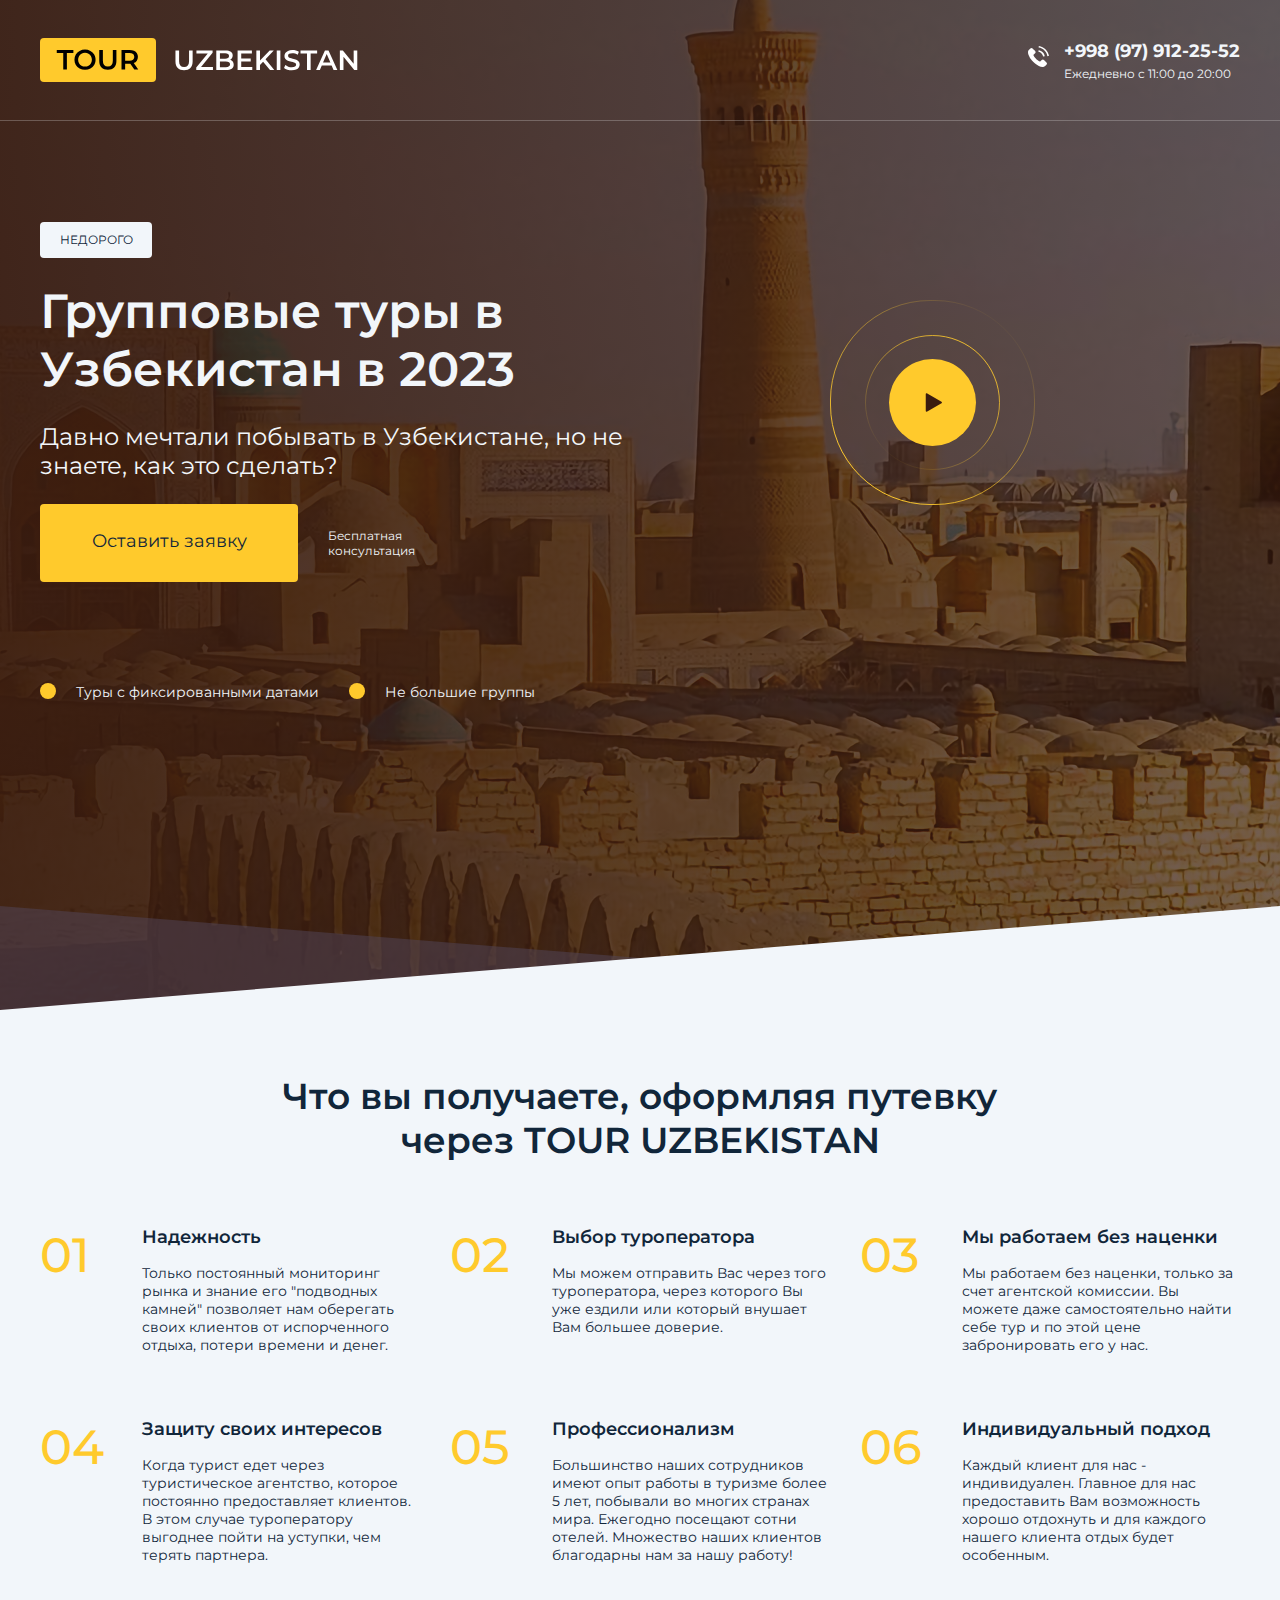
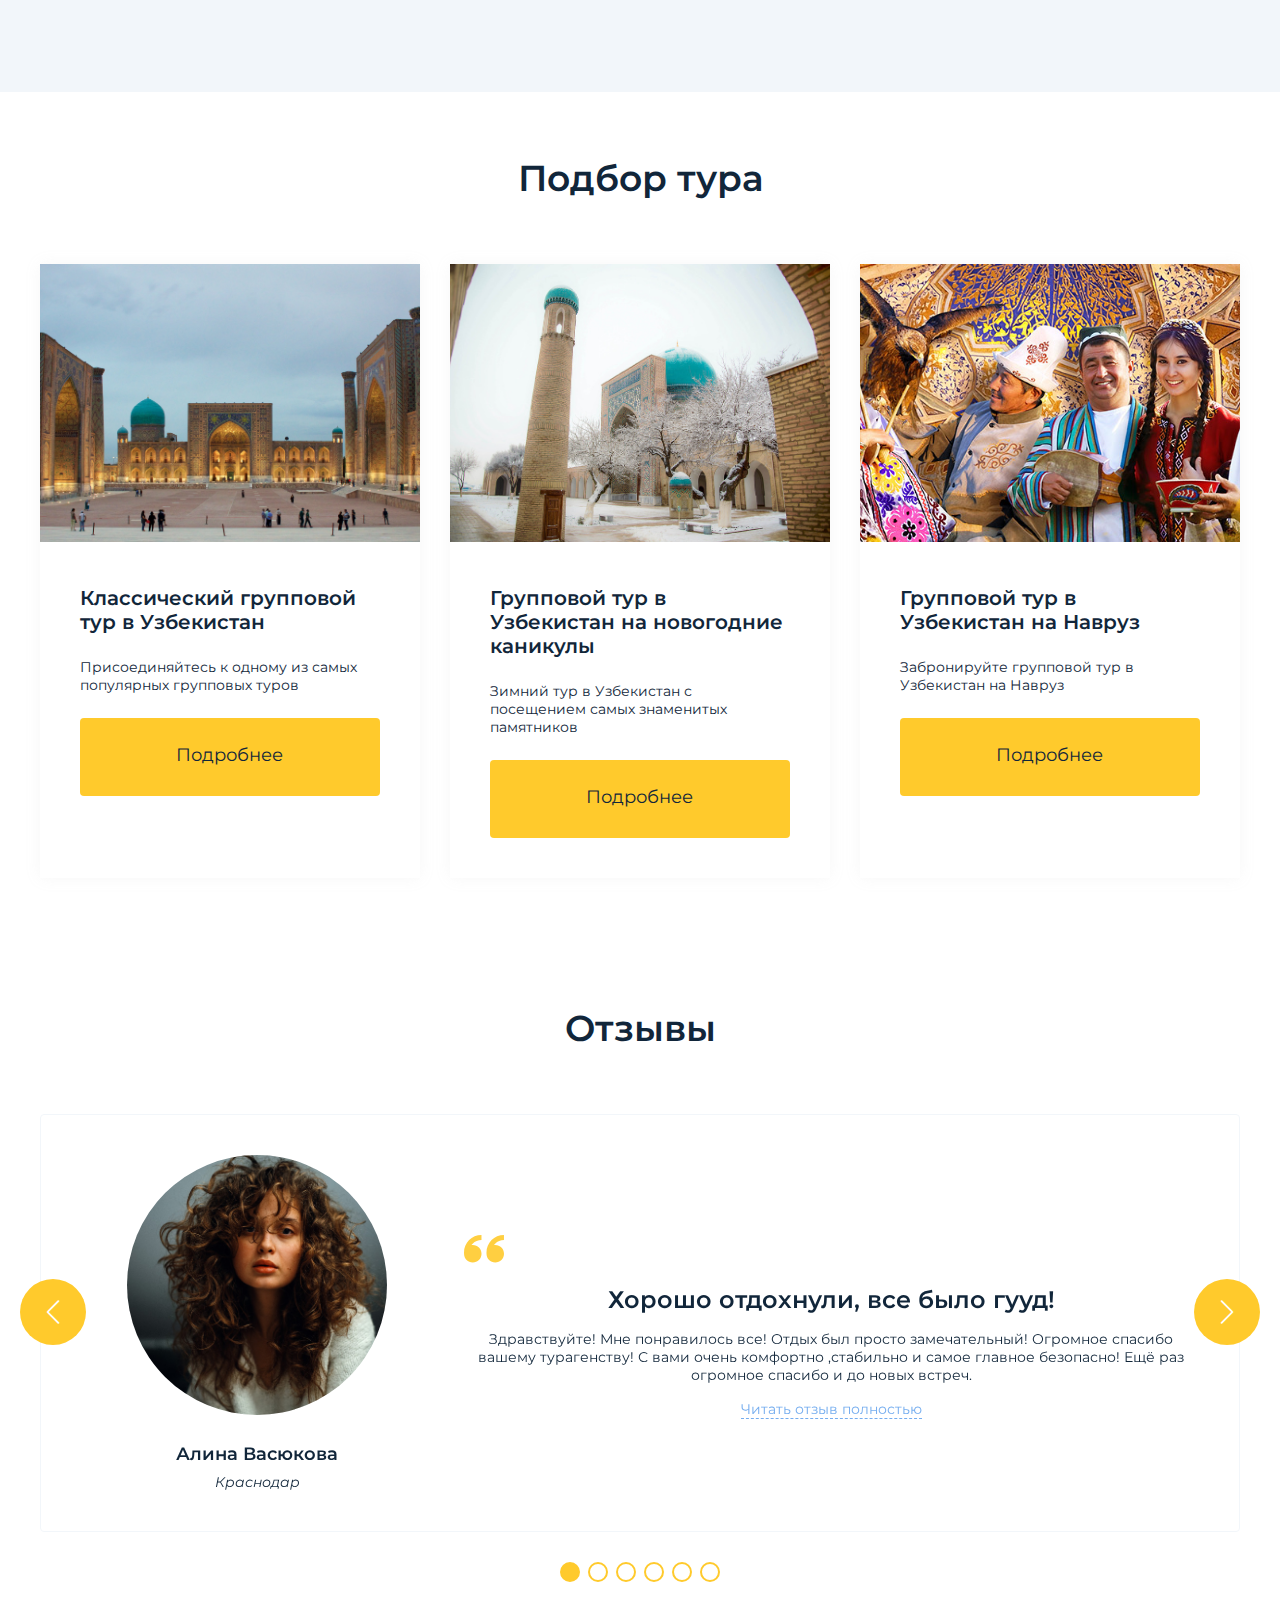
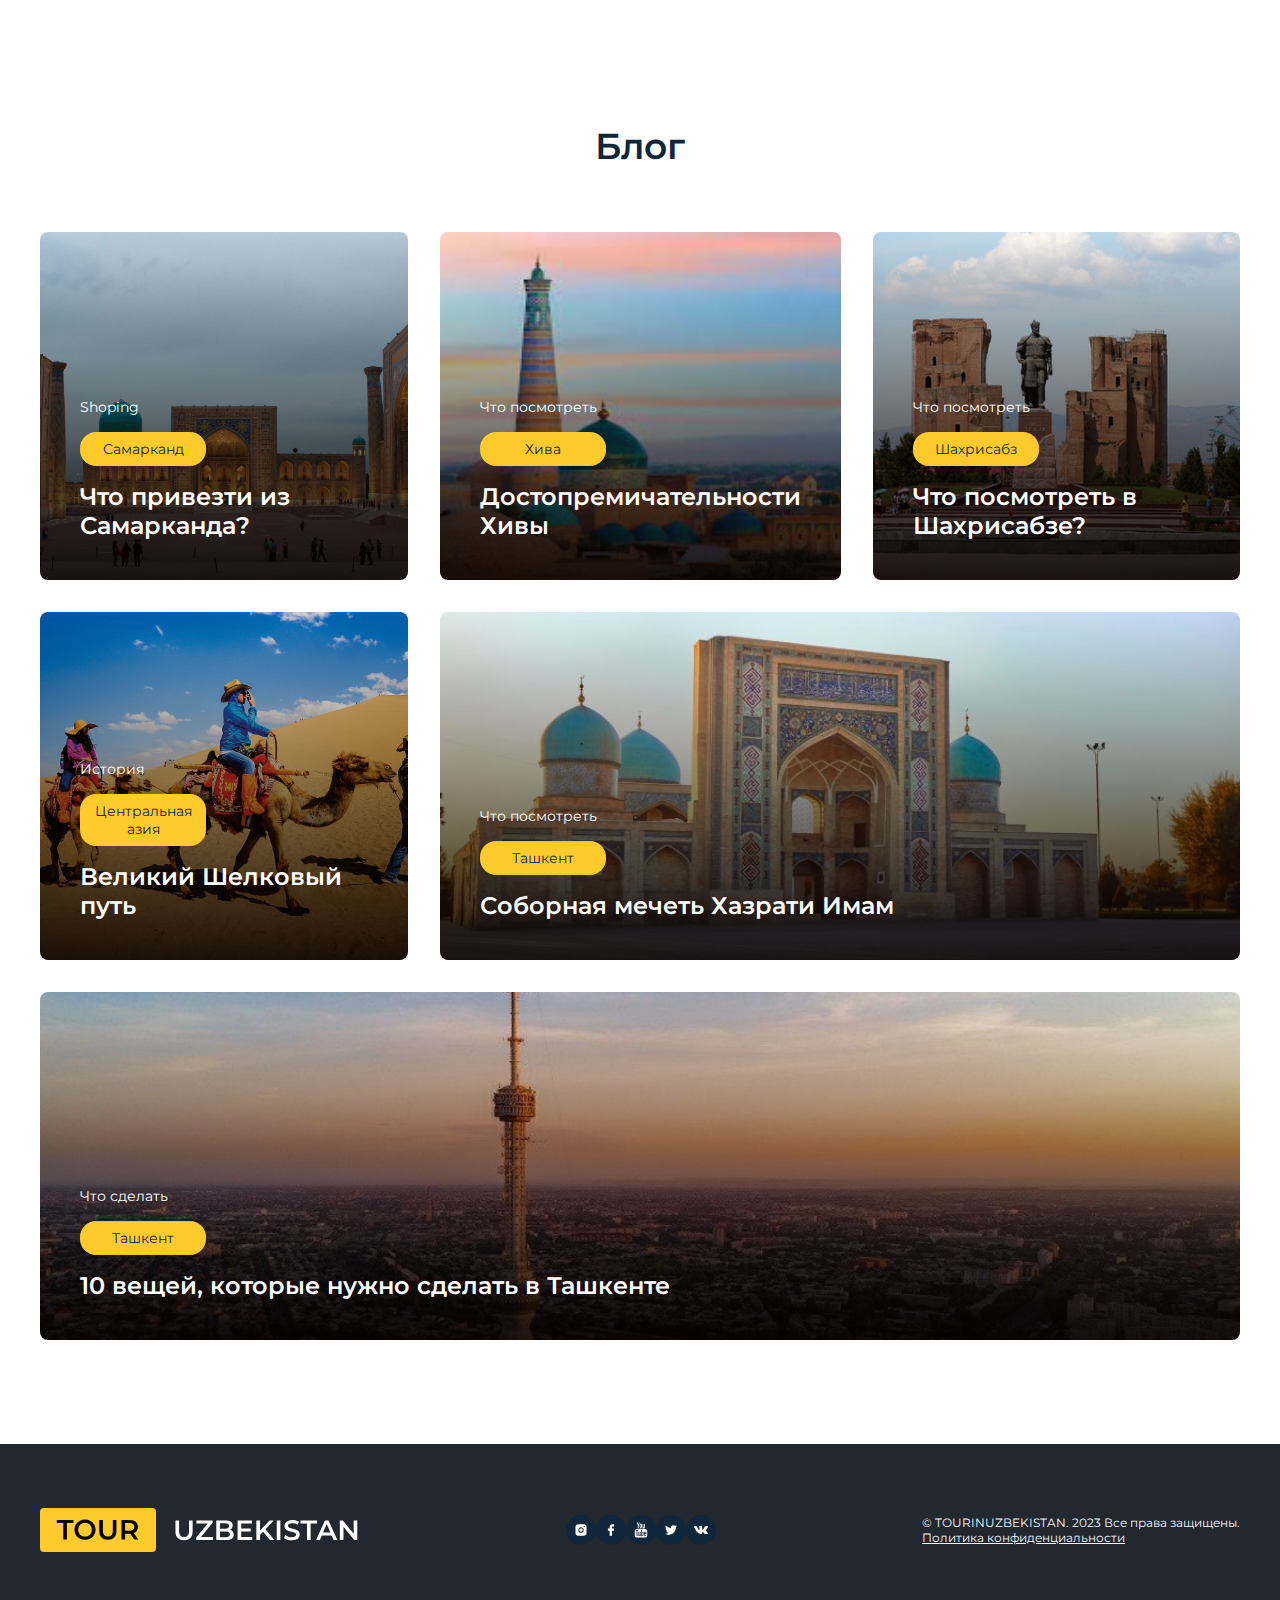
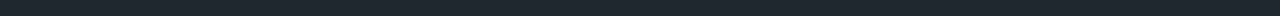
<file: index.html>
<!DOCTYPE html>
<html lang="en">
<head>
    <meta charset="UTF-8">
    <meta http-equiv="X-UA-Compatible" content="IE=edge">
    <meta name="viewport" content="width=device-width, initial-scale=1.0">
    <title>Групповые туры по всему Узбекистану 2023 | TOURINUZBEKISTAN</title>
    <meta name="description" content="Путешествие в Узбекистан, памятники, транспорт, гостиницы все включено. Локальный гид. Гастрономические мастерклассы.">
    <link rel="preconnect" href="https://fonts.googleapis.com">
<link rel="preconnect" href="https://fonts.gstatic.com" crossorigin>
<link href="https://fonts.googleapis.com/css2?family=Montserrat:ital,wght@0,100;0,200;0,300;0,400;0,500;0,600;0,700;0,800;0,900;1,100;1,200;1,300;1,400;1,500;1,600;1,700;1,800;1,900&display=swap" rel="stylesheet">
    <link rel="stylesheet" href="css/styles.css">
</head>
<body class="page-template-main">
    <section id="main">
        <section id="hero" style="background: url('img/bg.png') center center no-repeat;">
            <div class="hero_inner">
                <header id="header">
                    <div class="wrapper">
                        <div class="row header between">
                            <div class="logo col">
                                <a href="/"></a>
                            </div>
                            <div class="phone col">
                                <a href="tel:+998979122552">+998 (97) 912-25-52</a>
                                Ежедневно с 11:00 до 20:00
                            </div>
                        </div>
                    </div>
                </header>
                <div class="hero">
                    <div class="wrapper">
                        <div class="row">
                            <div class="hero_text col">
                                <div class="cheap">Недорого</div>
                                <h1>Групповые туры в Узбекистан в 2023</h1>
                                <p>Давно мечтали побывать в Узбекистане, но не знаете, как это сделать?</p>
                                <div class="row button_group center">
                                    <div class="button col">
                                        <a href="https://amibelman.github.io/ToutInUzbekistan/tour.html">Оставить заявку</a>                                       
                                    </div>
                                    <div class="button_text col">
                                        Бесплатная консультация
                                    </div>
                                </div>
                            </div>
                            <div class="hero_video col">
                                <a href="https://www.youtube.com/watch?v=_ZH1WsIr2Zk" class="glightboxvideo"></a>
                            </div>
                            <div class="bullets col">
                                <div class="row center">
                                <div class="bullet col">Туры с фиксированными датами</div>
                                <div class="bullet col">Не большие группы</div>
                                </div>
                            </div>
                        </div>
                    </div>
                </div>
            </div>
        </section>
        <section id="benefits">
            <div class="wrapper">
                <h2>Что вы получаете, оформляя путевку <br />
                    через TOUR UZBEKISTAN</h2>
                    <div class="row">
                        <div class="benefit col">
                            <div class="row">
                                <div class="benefit_number col">01</div>
                                <div class="benefit_text col">
                                    <h3>Надежность</h3>
                                    <p>Только постоянный мониторинг рынка и знание его "подводных камней" позволяет нам оберегать своих клиентов от испорченного отдыха, потери времени и денег.</p>
                                </div>
                            </div>
                        </div>
                        <div class="benefit col">
                            <div class="row">
                                <div class="benefit_number col">02</div>
                                <div class="benefit_text col">
                                    <h3>Выбор туроператора</h3>
                                    <p>Мы можем отправить Вас через того туроператора, через которого Вы уже ездили или который внушает Вам большее доверие.</p>
                                </div>
                            </div>
                        </div>
                        <div class="benefit col">
                            <div class="row">
                                <div class="benefit_number col">03</div>
                                <div class="benefit_text col">
                                    <h3>Мы работаем без наценки</h3>
                                    <p>Мы работаем без наценки, только за счет агентской комиссии. Вы можете даже самостоятельно найти себе тур и по этой цене забронировать его у нас.</p>
                                </div>
                            </div>
                        </div>
                        <div class="benefit col">
                            <div class="row">
                                <div class="benefit_number col">04</div>
                                <div class="benefit_text col">
                                    <h3>Защиту своих интересов</h3>
                                    <p>Когда турист едет через туристическое агентство, которое постоянно предоставляет клиентов. В этом случае туроператору выгоднее пойти на уступки, чем терять партнера.</p>
                                </div>
                            </div>
                        </div>
                        <div class="benefit col">
                            <div class="row">
                                <div class="benefit_number col">05</div>
                                <div class="benefit_text col">
                                    <h3>Профессионализм</h3>
                                    <p>Большинство наших сотрудников имеют опыт работы в туризме более 5 лет, побывали во многих странах мира. Ежегодно посещают сотни отелей. Множество наших клиентов благодарны нам за нашу работу!</p>
                                </div>
                            </div>
                        </div>
                        <div class="benefit col">
                            <div class="row">
                                <div class="benefit_number col">06</div>
                                <div class="benefit_text col">
                                    <h3>Индивидуальный подход</h3>
                                    <p>Каждый клиент для нас - индивидуален. Главное для нас предоставить Вам возможность хорошо отдохнуть и для каждого нашего клиента отдых будет особенным.</p>
                                </div>
                            </div>
                        </div>
                    </div>
            </div>

        </section>
        <section id="tours">
            <div class="wrapper">
                <h2>Подбор тура</h2>
                <div class="row center">
                    <div class="tour col">
                        <img src="img/Samarkand-RegistaААn.jpg" alt="Registan">
                        <div class="tour_text">
                            <h3>Классический групповой тур в Узбекистан</h3>
                            <p>Присоединяйтесь к одному из самых популярных групповых туров</p>
                            <div class="button">
                                <a href="https://amibelman.github.io/ToutInUzbekistan/blog.html">Подробнее</a>
                            </div>
                        </div>
                    </div>
                    <div class="tour col">
                        <img src="img/zimaыаываываыва.jpg" alt="Winter Gur Emir">
                        <div class="tour_text">
                            <h3>Групповой тур в Узбекистан на новогодние каникулы</h3>
                            <p>Зимний тур в Узбекистан с посещением самых знаменитых памятников</p>
                            <div class="button">
                                <a href="https://amibelman.github.io/ToutInUzbekistan/post.html">Подробнее</a>
                            </div>
                        </div>
                    </div>
                    <div class="tour col">
                        <img src="img/fiva-staddddddddddddddddddddns.jpg" alt="Registan">
                        <div class="tour_text">
                            <h3>Групповой тур в Узбекистан на Навруз</h3>
                            <p>Забронируйте групповой тур в Узбекистан на Навруз</p>
                            <div class="button">
                                <a href="https://amibelman.github.io/ToutInUzbekistan/blog.html">Подробнее</a>
                            </div>
                        </div>
                    </div>
                </div>
            </div>
        </section>
        <section id="rewiews">
            <div class="wrapper swiper swiper-container">
                <h2>Отзывы</h2>
                <div class="row rewiews swiper-wrapper">
                    <div class="rewiew swiper-slide">
                        <div class="row">
                            <div class="rewiew_img col">
                                <img src="img/писихалагический партрет чилавека.jpg" alt="это человек наш клиент частый она очень психованая">
                                <h3>Алина Васюкова</h3>
                                <i>Краснодар</i>
                            </div>
                            <div class="rewiew_text col">
                                <h4>Хорошо отдохнули, все было гууд!</h4>
                                <p>Здравствуйте! Мне понравилось все! Отдых был просто замечательный! Огромное спасибо вашему турагенству! С вами очень комфортно ,стабильно и самое главное безопасно! Ещё раз огромное спасибо и до новых встреч.</p>
                               <div class="link">
                                 <a href="#">Читать отзыв полностью</a>
                            </div>
                            </div>
                        </div>
                    </div>
                    <div class="rewiew swiper-slide">
                        <div class="row">
                            <div class="rewiew_img col">
                                <img src="img/Dwayne_Johnson_2014(Cropped).jpg" alt="НАСТАЯЩИЙ МУЩЕНА КАТАРЫЙ КУШАЕТ ПЕЛЕМЕНИИ">
                                <h3>Скала Джонсон</h3>
                                <i>Лос-Анджелес</i>
                            </div>
                            <div class="rewiew_text col">
                                <h4>Крутое путешествие!</h4>
                                <p>Доброго времени суток! Мне понравилось все особенно Пельмени! Отдых был просто Прекрасный! Огромное спасибо вашему отелю и турагенству! Пельмени, манты, и главное - Шашлык были прекрасны! Мне понравился тур в Самарканд, красиво и вкусно! Ещё раз спасибо за все!</p>
                               <div class="link">
                                 <a href="#">Читать отзыв полностью</a>
                            </div>
                            </div>
                        </div>
                    </div>
                    <div class="rewiew swiper-slide">
                        <div class="row">
                            <div class="rewiew_img col">
                                <img src="img/selfie-portrait-for-videocall_23-2149186161.avif" alt="я ни знаю">
                                <h3>Лена Львова</h3>
                                <i>Казань</i>
                            </div>
                            <div class="rewiew_text col">
                                <h4>Интересное приключение!</h4>
                                <p>Здравствуйте! Я Лена Львова из Казани и хочу поделиться своим впечатлением о туре в Узбекистан, организованном вашим агентством. Я осталась очень довольна поездкой! Все было организовано на высшем уровне - от перелета до экскурсий. Отель, в котором мы жили, был чистым и уютным, а гиды очень профессиональными и дружелюбными. Я получила незабываемые впечатления от красивых мест и богатой истории Узбекистана. Большое спасибо за такую замечательную поездку!</p>
                               <div class="link">
                                 <a href="#">Читать отзыв полностью</a>
                            </div>
                            </div>
                        </div>
                    </div>
                    <div class="rewiew swiper-slide">
                        <div class="row">
                            <div class="rewiew_img col">
                                <img src="img/Без названия.jpg" alt="эта фотка - фотка">
                                <h3>Андрей Смирнов</h3>
                                <i>Пермь</i>
                            </div>
                            <div class="rewiew_text col">
                                <h4>Все идеально!</h4>
                                <p>Спасибо за замечательный тур! Я впервые был в Узбекистане и был поражен его красотой и богатой историей. Отель был очень комфортным, а гиды - профессиональными и дружелюбными. Я обязательно вернусь сюда еще раз!</p>
                               <div class="link">
                                 <a href="#">Читать отзыв полностью</a>
                            </div>
                            </div>
                        </div>
                    </div>
                    <div class="rewiew swiper-slide">
                        <div class="row">
                            <div class="rewiew_img col">
                                <img src="img/казашка.jpg" alt="Я САБИНИНА МАМА">
                                <h3>Дильноза Маметова</h3>
                                <i>Астана</i>
                            </div>
                            <div class="rewiew_text col">
                                <h4>Отличный сервис!</h4>
                                <p>Здравствуйте! Я как девушка из Казахстана, решила обратиться в турагентство в Узбекистане для организации своего отпуска. Я была приятно удивлена качеством обслуживания и профессионализмом сотрудников турагентства. Они предоставили мне всю необходимую информацию о местах, которые я хотела посетить, и подобрали для меня наиболее оптимальный вариант по цене и качеству. Я осталась довольна своим отпуском и рекомендую это турагентство всем, кто планирует поездку в Узбекистан. Спасибо за отличное обслуживание!</p>
                               <div class="link">
                                 <a href="#">Читать отзыв полностью</a>
                            </div>
                            </div>
                        </div>
                    </div>
                    <div class="rewiew swiper-slide">
                        <div class="row">
                            <div class="rewiew_img col">
                                <img src="img/photo_2020-09-24-21.21.25LOLLLLLYYYYYY.jpeg" alt="Я САБИНа">
                                <h3>София Васильева</h3>
                                <i>Калининград</i>
                            </div>
                            <div class="rewiew_text col">
                                <h4>Непревзойденный отдых!</h4>
                                <p>Привет! Я, как девушка из Калининграда, хотела бы поделиться своим отзывом о турагентстве в Узбекистане, которое я недавно использовала для своей поездки.

                                    Я очень довольна услугами этого турагентства. Персонал был очень дружелюбным и полезным, они быстро ответили на все мои вопросы и предоставили мне полную информацию о моей поездке. Мой тур был организован очень хорошо, и я наслаждалась каждым моментом своего пребывания в Узбекистане.
                                    
                                    Я рекомендую это турагентство всем, кто ищет надежного и профессионального туроператора для своей следующей поездки. Спасибо за замечательный отдых!</p>
                               <div class="link">
                                 <a href="#">Читать отзыв полностью</a>
                            </div>
                            </div>
                        </div>
                    </div>
                     </div>

                <div class="swiper-button-next"></div>
                <div class="swiper-button-prev"></div>

                <div class="swiper-pagination"></div>
            </div>
        </section>
        <section id="blog">
            <div class="wrapper">
                <h2>Блог</h2>
                <div class="row">
                    <div class="blog col">
                        <a href="" class="post post_1" style="background: linear-gradient(180deg, rgba(0, 0, 0, 0) 0%, rgba(7, 0, 0, 0.9) 100%), url('img/Samarkand-RegistaААn.jpg') center center / cover no-repeat;">
                        <div class="theme">Shoping</div>
                        <div class="city"> Самарканд</div>
                        <h3>Что привезти из Самарканда?</h3>
                    </a>
                    <a href="" class="post post_2" style="background: linear-gradient(180deg, rgba(0, 0, 0, 0) 0%, rgba(7, 0, 0, 0.9) 100%), url('img/khiva.jpg') center center / cover no-repeat;">
                        <div class="theme">Что посмотреть</div>
                        <div class="city">Хива</div>
                        <h3>Достопремичательности Хивы</h3>
                    </a>
                    <a href="" class="post post_3" style="background: linear-gradient(180deg, rgba(0, 0, 0, 0) 0%, rgba(7, 0, 0, 0.9) 100%), url('img/shahrisabz.png') center center / cover no-repeat;">
                        <div class="theme">Что посмотреть</div>
                        <div class="city">Шахрисабз</div>
                        <h3>Что посмотреть в Шахрисабзе?</h3>
                    </a>
                    <a href="" class="post post_4" style="background: linear-gradient(180deg, rgba(0, 0, 0, 0) 0%, rgba(7, 0, 0, 0.9) 100%), url('img/silkroad.jpg') center center / cover no-repeat;">
                        <div class="theme">История</div>
                        <div class="city">Центральная азия</div>
                        <h3>Великий Шелковый путь</h3>
                    </a>
                    <a href="" class="post post_5" style="background: linear-gradient(180deg, rgba(0, 0, 0, 0) 0%, rgba(7, 0, 0, 0.9) 100%), url('img/tashkent.jpg') center center / cover no-repeat;">
                        <div class="theme">Что посмотреть</div>
                        <div class="city">Ташкент</div>
                        <h3>Соборная мечеть Хазрати Имам</h3>
                    </a>
                    <a href="" class="post post_6" style="background: linear-gradient(180deg, rgba(0, 0, 0, 0) 0%, rgba(7, 0, 0, 0.9) 100%), url('img/tashkent-vishka.png') center center / cover no-repeat;">
                        <div class="theme">Что сделать</div>
                        <div class="city">Ташкент</div>
                        <h3>10 вещей, которые нужно сделать в Ташкенте</h3>
                    </a>
                    </div>
                </div>
            </div>
        </section>
        <footer id="footer">
            <div class="wrapper">
                <div class="row footer between">
                    <div class="logo col">
                        <a href="/"></a>
                    </div>
                    <div class="icons col">
                        <a href="https://instagram.com/amibelman?igshid=YmMyMTA2M2Y=">
                            <img src="img/insr.svg" alt="instagram">
                        </a>
                        <a href="https://facebook.com">
                            <img src="img/fb.svg" alt="facebook">
                        </a>
                        <a href="https://youtube.com">
                            <img src="img/yt.svg" alt="youtube">
                        </a>
                        <a href="https://twitter.com">
                            <img src="img/tw.svg" alt="twitter">
                        </a>
                        <a href="https://vk.com">
                            <img src="img/vk.svg" alt="vk">
                        </a>
                    </div>
                    <div class="copyright col">
                        &copy; TOURINUZBEKISTAN. 2023 Все права защищены. <br />
                        <a href="#">Политика конфиденциальности</a>
                    </div>
                </div>
            </div>
        </footer>
    </section>   
    <script src="js/scripts.min.js"></script>
</body>
</html>
</file>
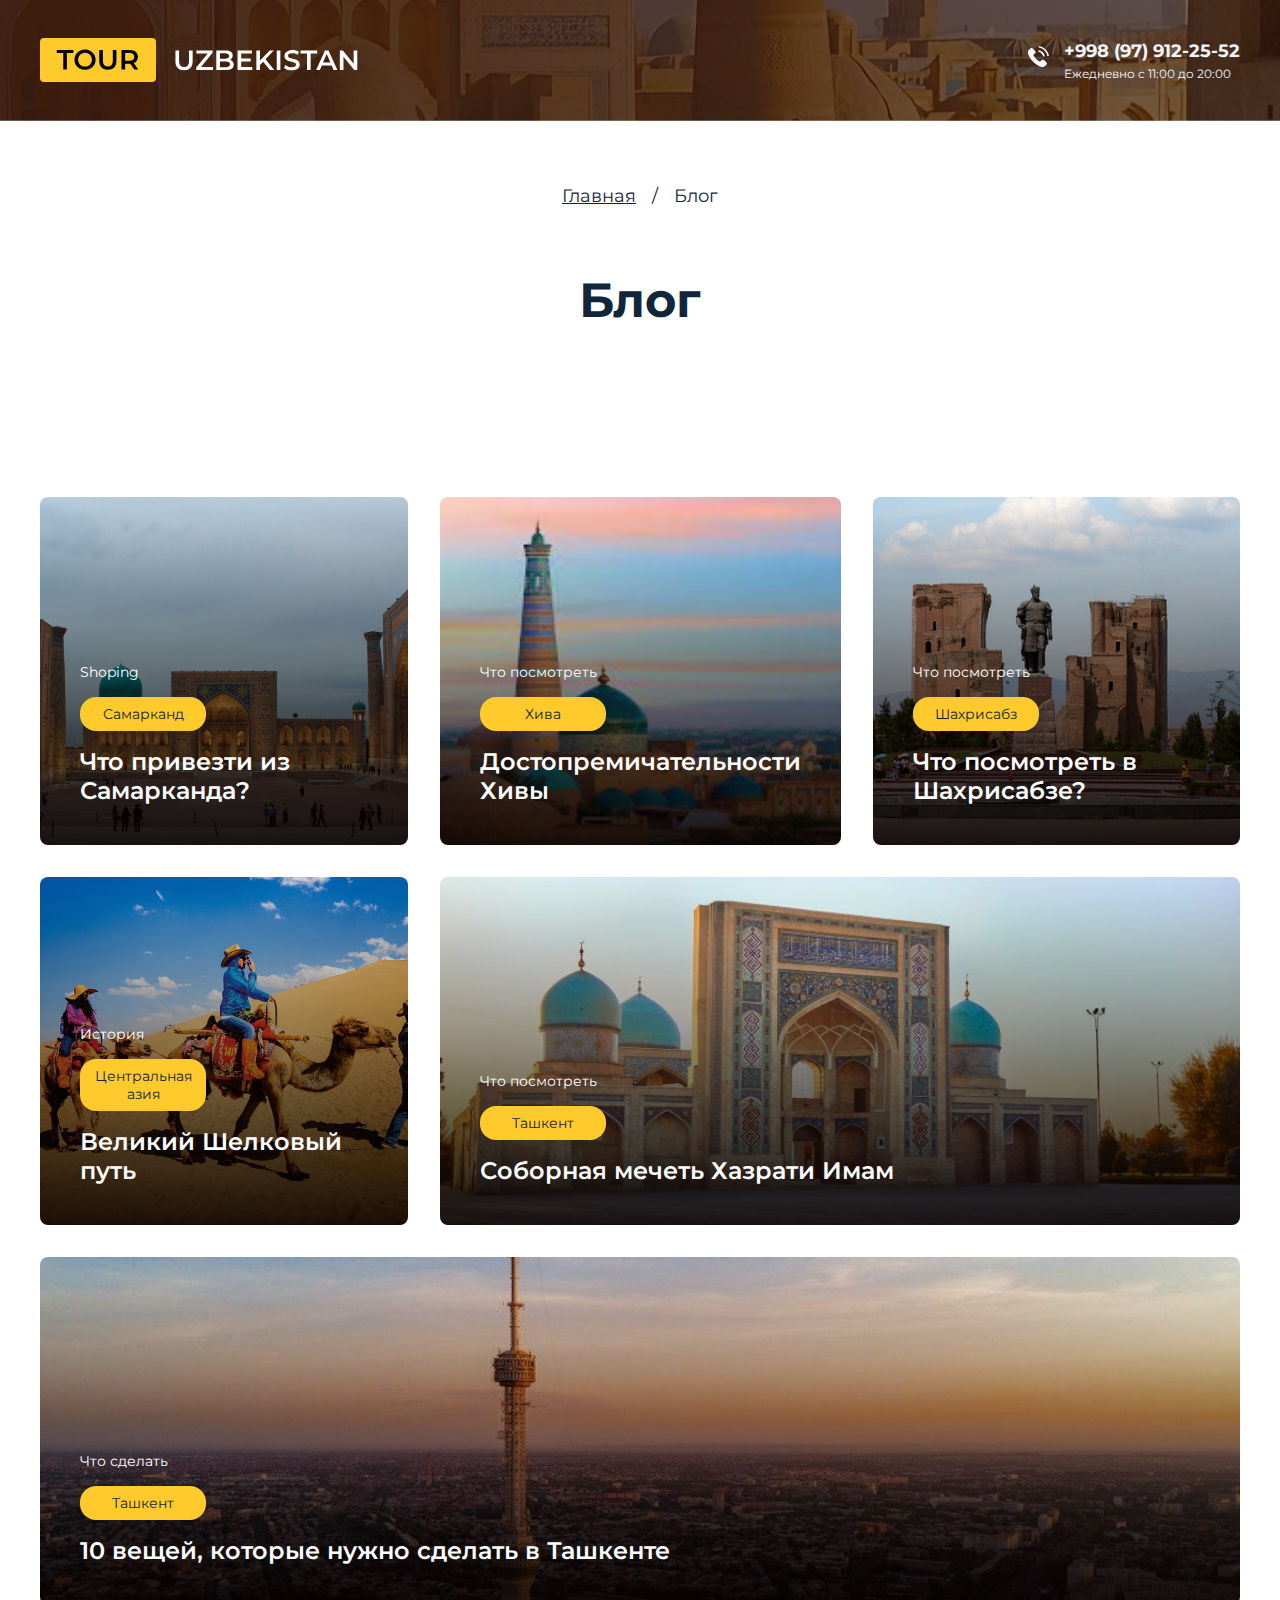
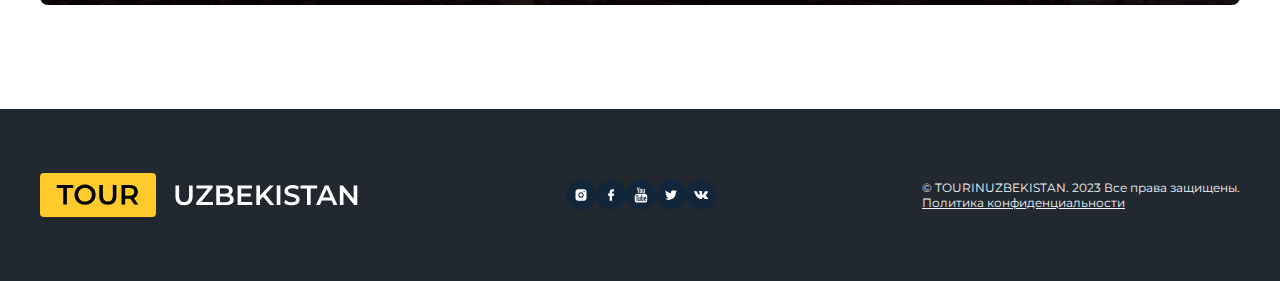
<file: blog.html>
<!DOCTYPE html>
<html lang="en">
<head>
    <meta charset="UTF-8">
    <meta http-equiv="X-UA-Compatible" content="IE=edge">
    <meta name="viewport" content="width=device-width, initial-scale=1.0">
    <title>Блог | TOURINUZBEKISTAN</title>
    <meta name="description" content="Путешествие в Узбекистан, памятники, транспорт, гостиницы все включено. Локальный гид. Гастрономические мастерклассы.">
    <link rel="preconnect" href="https://fonts.googleapis.com">
<link rel="preconnect" href="https://fonts.gstatic.com" crossorigin>
<link href="https://fonts.googleapis.com/css2?family=Montserrat:ital,wght@0,100;0,200;0,300;0,400;0,500;0,600;0,700;0,800;0,900;1,100;1,200;1,300;1,400;1,500;1,600;1,700;1,800;1,900&display=swap" rel="stylesheet">
    <link rel="stylesheet" href="css/styles.css">
</head>
<body>
    <section id="main">
        <section id="hero" style="background: url('img/bg.png') center center no-repeat;">
            <div class="hero_inner">
                <header id="header">
                    <div class="wrapper">
                        <div class="row header between">
                            <div class="logo col">
                                <a href="/"></a>
                            </div>
                            <div class="phone col">
                                <a href="tel:+998979122552">+998 (97) 912-25-52</a>
                                Ежедневно с 11:00 до 20:00
                            </div>
                        </div>
                    </div>
                </header>
            </div>
        </section>
        <section id="content">
            <div class="wrapper">
                <div class="row">
                    <div class="breadcrumbs col">
                        <ul>
                            <li><a href="/">Главная</a></li>
                            <li>Блог</li>
                        </ul>
                    </div>
                    <h1>Блог</h1>
                </div>
            </div>
        </section>
        <section id="blog">
            <div class="wrapper">
                <div class="row">
                    <div class="blog col">
                        <a href="" class="post post_1" style="background: linear-gradient(180deg, rgba(0, 0, 0, 0) 0%, rgba(7, 0, 0, 0.9) 100%), url('img/Samarkand-RegistaААn.jpg') center center / cover no-repeat;">
                        <div class="theme">Shoping</div>
                        <div class="city"> Самарканд</div>
                        <h3>Что привезти из Самарканда?</h3>
                    </a>
                    <a href="" class="post post_2" style="background: linear-gradient(180deg, rgba(0, 0, 0, 0) 0%, rgba(7, 0, 0, 0.9) 100%), url('img/khiva.jpg') center center / cover no-repeat;">
                        <div class="theme">Что посмотреть</div>
                        <div class="city">Хива</div>
                        <h3>Достопремичательности Хивы</h3>
                    </a>
                    <a href="" class="post post_3" style="background: linear-gradient(180deg, rgba(0, 0, 0, 0) 0%, rgba(7, 0, 0, 0.9) 100%), url('img/shahrisabz.png') center center / cover no-repeat;">
                        <div class="theme">Что посмотреть</div>
                        <div class="city">Шахрисабз</div>
                        <h3>Что посмотреть в Шахрисабзе?</h3>
                    </a>
                    <a href="" class="post post_4" style="background: linear-gradient(180deg, rgba(0, 0, 0, 0) 0%, rgba(7, 0, 0, 0.9) 100%), url('img/silkroad.jpg') center center / cover no-repeat;">
                        <div class="theme">История</div>
                        <div class="city">Центральная азия</div>
                        <h3>Великий Шелковый путь</h3>
                    </a>
                    <a href="" class="post post_5" style="background: linear-gradient(180deg, rgba(0, 0, 0, 0) 0%, rgba(7, 0, 0, 0.9) 100%), url('img/tashkent.jpg') center center / cover no-repeat;">
                        <div class="theme">Что посмотреть</div>
                        <div class="city">Ташкент</div>
                        <h3>Соборная мечеть Хазрати Имам</h3>
                    </a>
                    <a href="" class="post post_6" style="background: linear-gradient(180deg, rgba(0, 0, 0, 0) 0%, rgba(7, 0, 0, 0.9) 100%), url('img/tashkent-vishka.png') center center / cover no-repeat;">
                        <div class="theme">Что сделать</div>
                        <div class="city">Ташкент</div>
                        <h3>10 вещей, которые нужно сделать в Ташкенте</h3>
                    </a>
                    </div>
                </div>
            </div>
        </section>
        <footer id="footer">
            <div class="wrapper">
                <div class="row footer between">
                    <div class="logo col">
                        <a href="/"></a>
                    </div>
                    <div class="icons col">
                        <a href="https://instagram.com/amibelman?igshid=YmMyMTA2M2Y=">
                            <img src="img/insr.svg" alt="instagram">
                        </a>
                        <a href="https://facebook.com">
                            <img src="img/fb.svg" alt="facebook">
                        </a>
                        <a href="https://youtube.com">
                            <img src="img/yt.svg" alt="youtube">
                        </a>
                        <a href="https://twitter.com">
                            <img src="img/tw.svg" alt="twitter">
                        </a>
                        <a href="https://vk.com">
                            <img src="img/vk.svg" alt="vk">
                        </a>
                    </div>
                    <div class="copyright col">
                        &copy; TOURINUZBEKISTAN. 2023 Все права защищены. <br />
                        <a href="#">Политика конфиденциальности</a>
                    </div>
                </div>
            </div>
        </footer>
    </section>   
    <script src="js/scripts.min.js"></script>
</body>
</html>
</file>
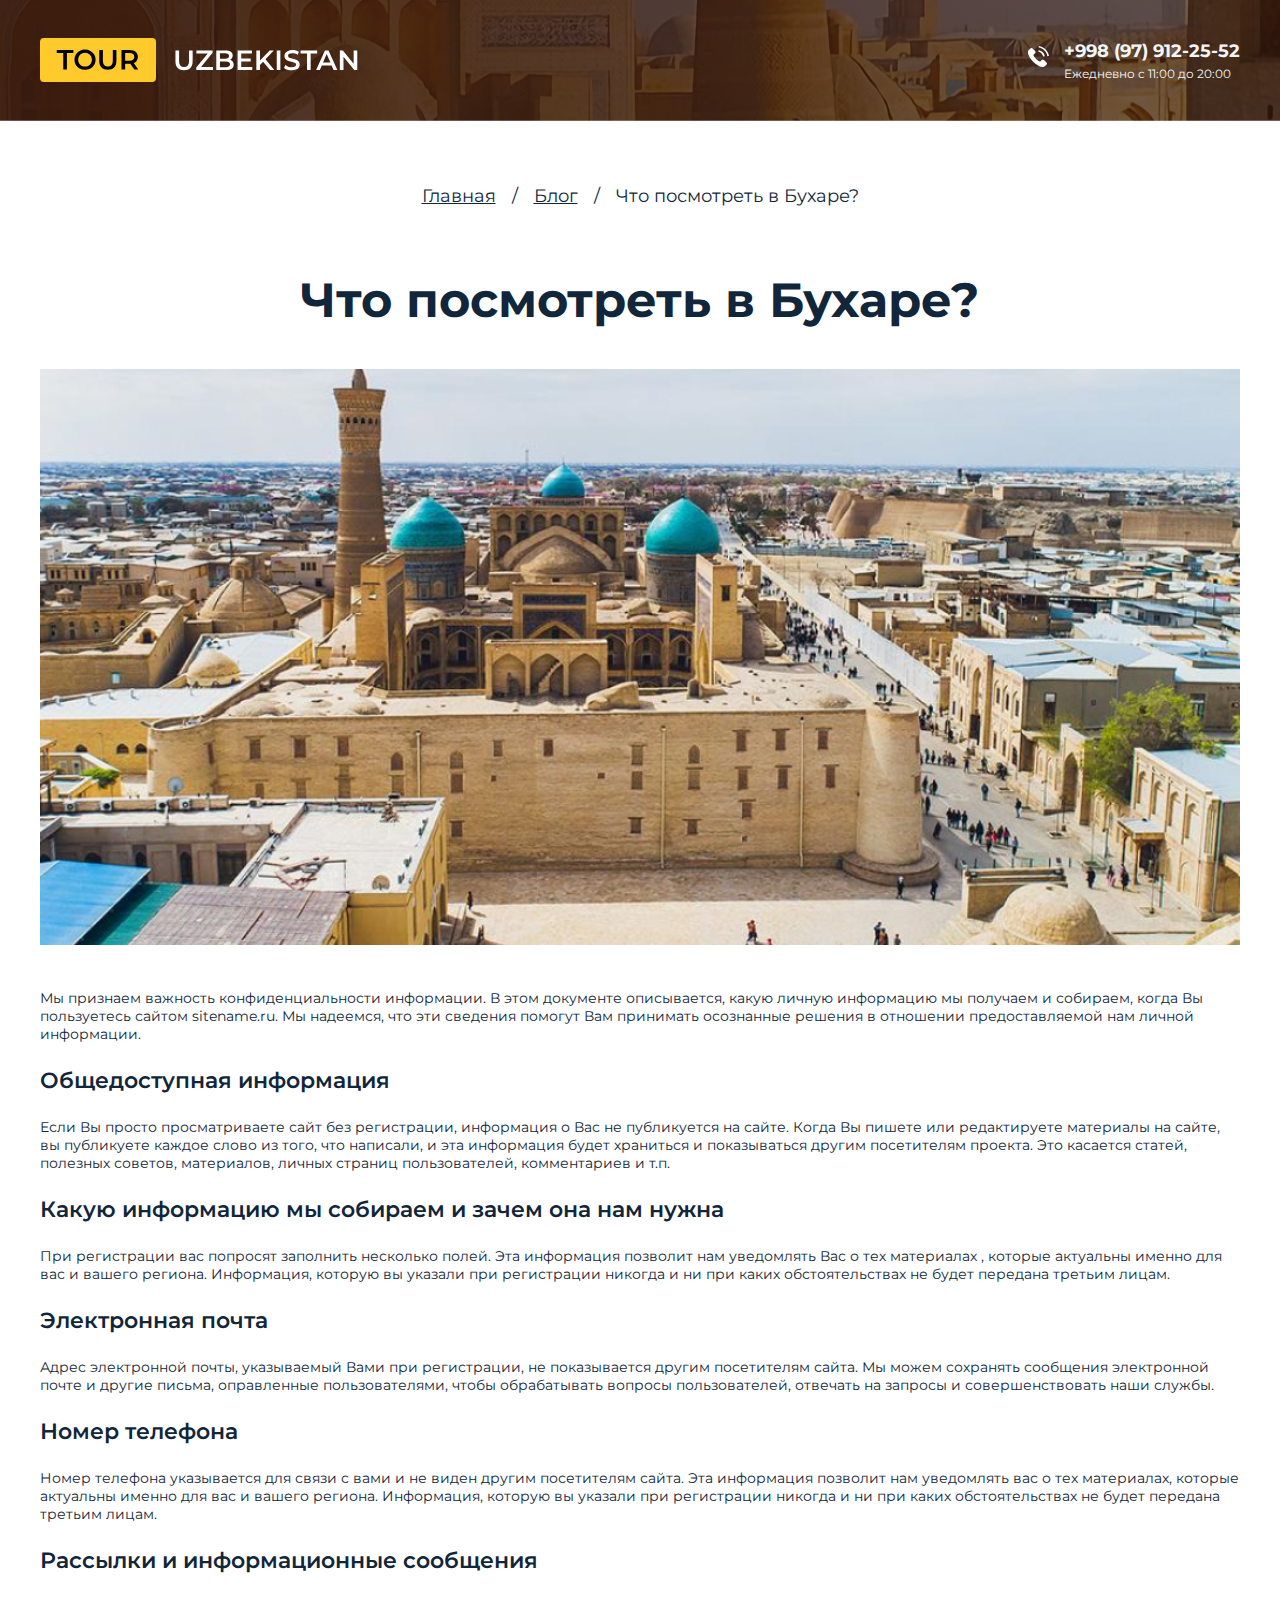
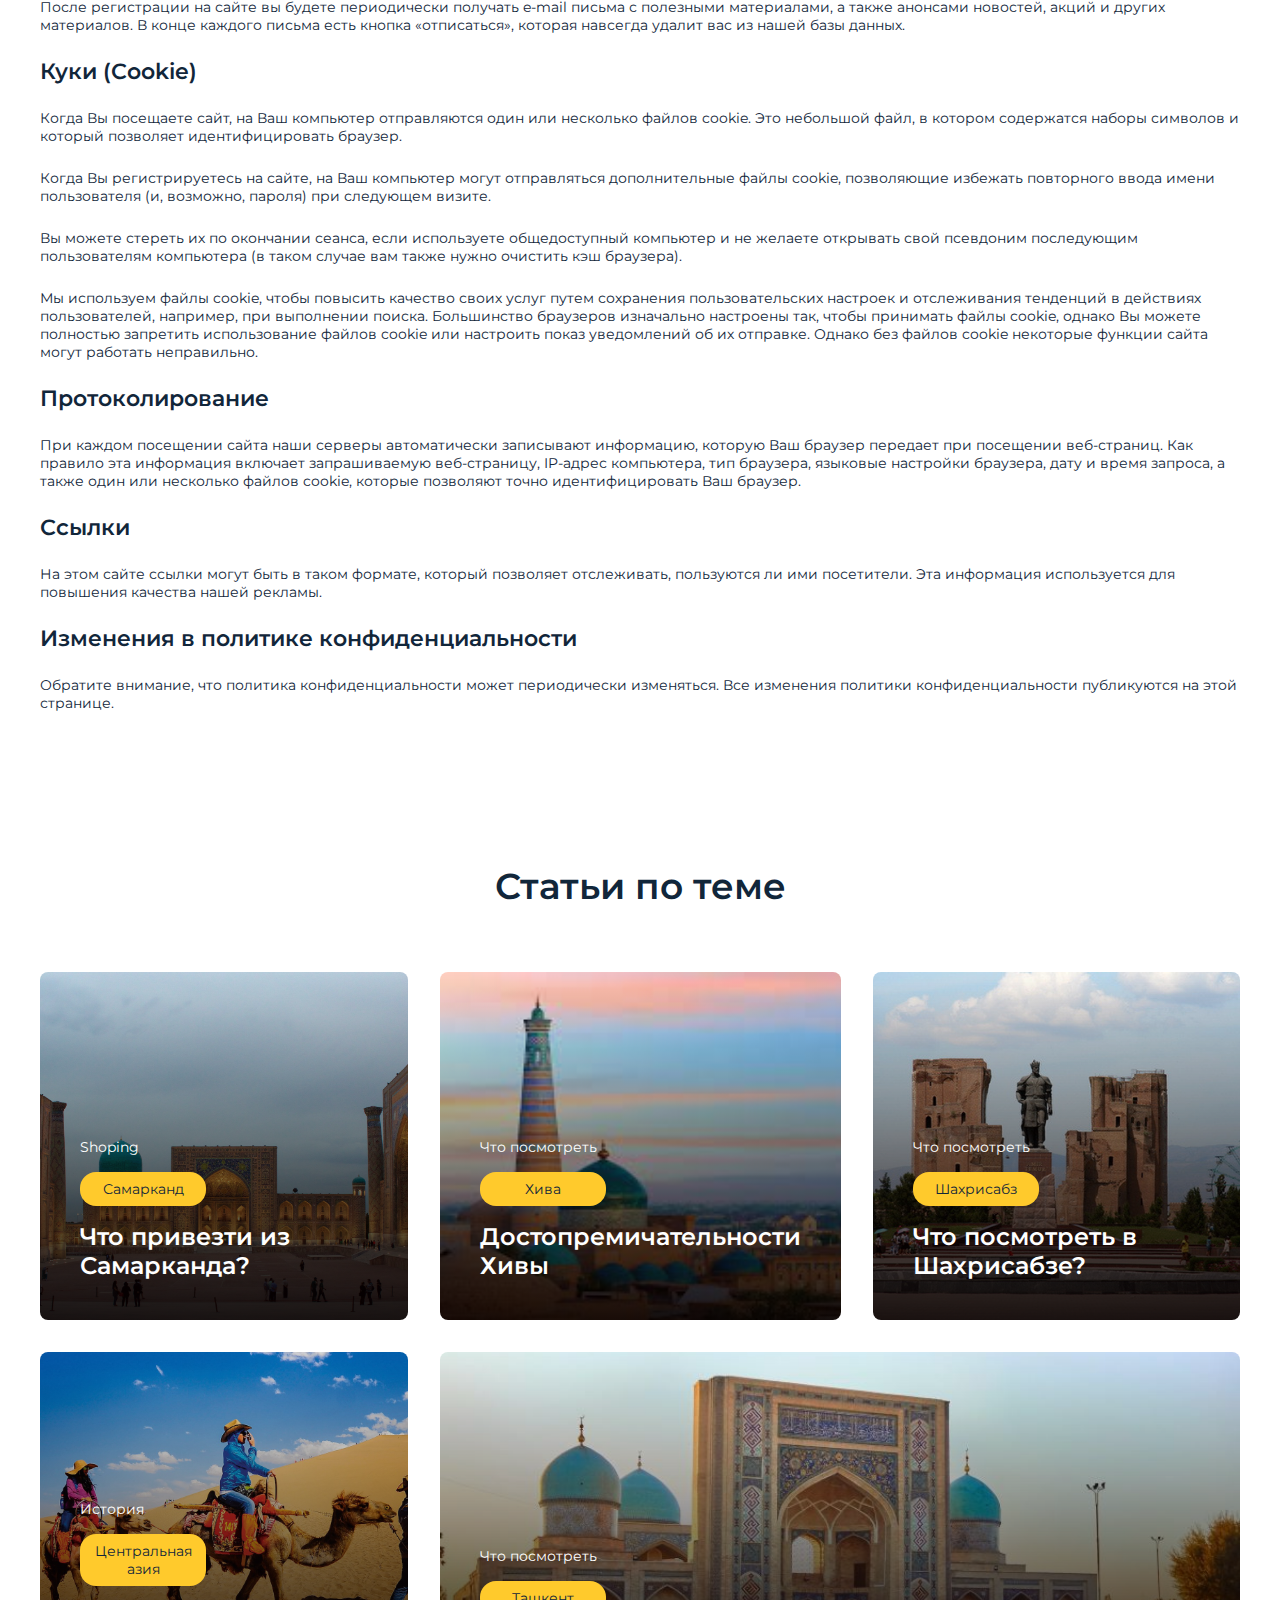
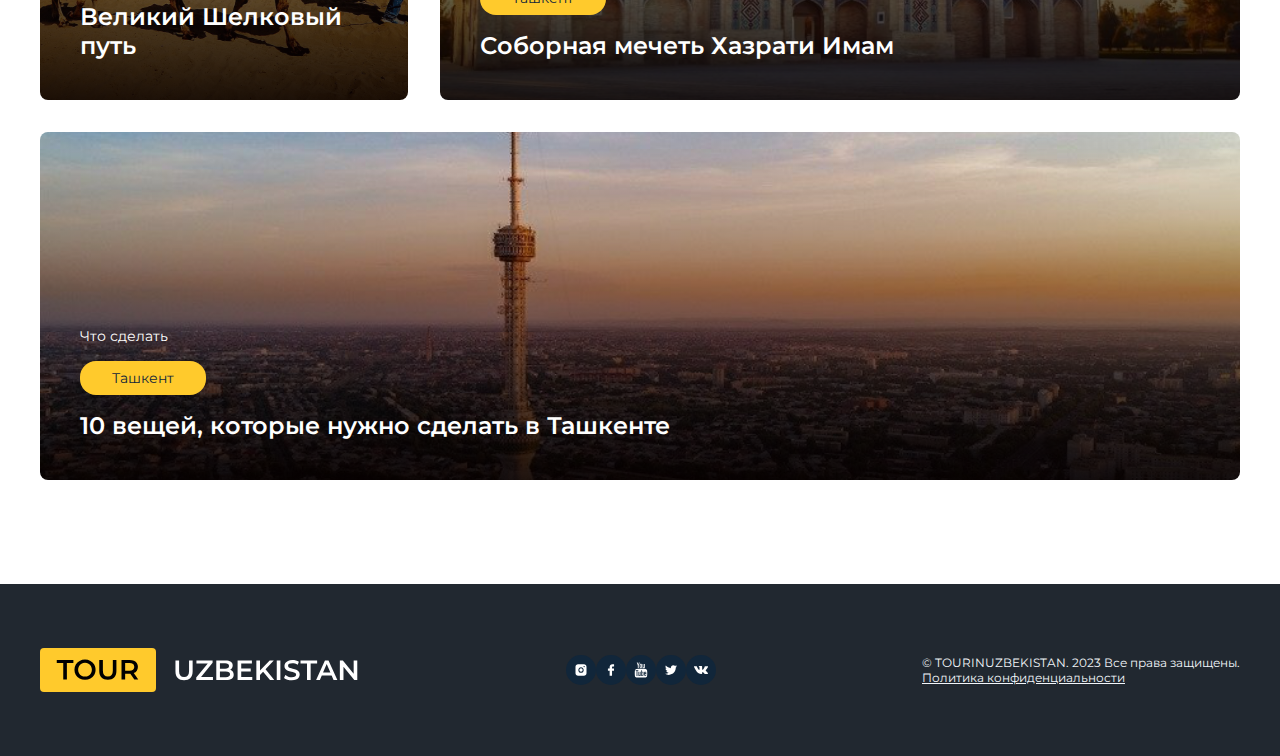
<file: post copy.html>
<!DOCTYPE html>
<html lang="en">
<head>
    <meta charset="UTF-8">
    <meta http-equiv="X-UA-Compatible" content="IE=edge">
    <meta name="viewport" content="width=device-width, initial-scale=1.0">
    <title>Что посмотреть в Бухаре? | TOURINUZBEKISTAN</title>
    <meta name="description" content="Путешествие в Узбекистан, памятники, транспорт, гостиницы все включено. Локальный гид. Гастрономические мастерклассы.">
    <link rel="preconnect" href="https://fonts.googleapis.com">
<link rel="preconnect" href="https://fonts.gstatic.com" crossorigin>
<link href="https://fonts.googleapis.com/css2?family=Montserrat:ital,wght@0,100;0,200;0,300;0,400;0,500;0,600;0,700;0,800;0,900;1,100;1,200;1,300;1,400;1,500;1,600;1,700;1,800;1,900&display=swap" rel="stylesheet">
    <link rel="stylesheet" href="css/styles.css">
</head>
<body>
    <section id="main">
        <section id="hero" style="background: url('img/bg.png') center center no-repeat;">
            <div class="hero_inner">
                <header id="header">
                    <div class="wrapper">
                        <div class="row header between">
                            <div class="logo col">
                                <a href="/"></a>
                            </div>
                            <div class="phone col">
                                <a href="tel:+998979122552">+998 (97) 912-25-52</a>
                                Ежедневно с 11:00 до 20:00
                            </div>
                        </div>
                    </div>
                </header>
            </div>
        </section>
        <section id="content">
            <div class="wrapper">
                <div class="row">
                    <div class="breadcrumbs col">
                        <ul>
                            <li><a href="/">Главная</a></li>
                            <li><a href="/blog.html">Блог</a></li>
                            <li>Что посмотреть в Бухаре?</li>
                        </ul>
                    </div>
                    <h1>Что посмотреть в Бухаре?</h1>
                    <div class="content col">
                        <img src="img/chto-posmotret-v-bukhare.jpg" alt="Что посмотреть в Бухаре?">
<p>                        Мы признаем важность конфиденциальности информации. В этом документе описывается, какую личную информацию мы получаем и собираем, когда Вы пользуетесь сайтом sitename.ru. Мы надеемся, что эти сведения помогут Вам принимать осознанные решения в отношении предоставляемой нам личной информации.</p>

<h2>Общедоступная информация</h2>
<p>Если Вы просто просматриваете сайт без регистрации, информация о Вас не публикуется на сайте. Когда Вы пишете или редактируете материалы на сайте, вы публикуете каждое слово из того, что написали, и эта информация будет храниться и показываться другим посетителям проекта. Это касается статей, полезных советов, материалов, личных страниц пользователей, комментариев и т.п.</p>

<h2>Какую информацию мы собираем и зачем она нам нужна</h2>
<p>При регистрации вас попросят заполнить несколько полей. Эта информация позволит нам уведомлять Вас о тех материалах , которые актуальны именно для вас и вашего региона. Информация, которую вы указали при регистрации никогда и ни при каких обстоятельствах не будет передана третьим лицам.</p>

<h2>Электронная почта</h2>
<p>Адрес электронной почты, указываемый Вами при регистрации, не показывается другим посетителям сайта. Мы можем сохранять сообщения электронной почте и другие письма, оправленные пользователями, чтобы обрабатывать вопросы пользователей, отвечать на запросы и совершенствовать наши службы.</p>

<h2>Номер телефона</h2>
<p>Номер телефона указывается для связи с вами и не виден другим посетителям сайта. Эта информация позволит нам уведомлять вас о тех материалах, которые актуальны именно для вас и вашего региона. Информация, которую вы указали при регистрации никогда и ни при каких обстоятельствах не будет передана третьим лицам.</p>

<h2>Рассылки и информационные сообщения</h2>
<p>После регистрации на сайте вы будете периодически получать e-mail письма с полезными материалами, а также анонсами новостей, акций и других материалов. В конце каждого письма есть кнопка «отписаться», которая навсегда удалит вас из нашей базы данных.</p>

<h2>Куки (Cookie)</h2>
<p>Когда Вы посещаете сайт, на Ваш компьютер отправляются один или несколько файлов cookie. Это небольшой файл, в котором содержатся наборы символов и который позволяет идентифицировать браузер.</p>

<p>Когда Вы регистрируетесь на сайте, на Ваш компьютер могут отправляться дополнительные файлы cookie, позволяющие избежать повторного ввода имени пользователя (и, возможно, пароля) при следующем визите.</p>

<p>Вы можете стереть их по окончании сеанса, если используете общедоступный компьютер и не желаете открывать свой псевдоним последующим пользователям компьютера (в таком случае вам также нужно очистить кэш браузера).</p>

<p>Мы используем файлы cookie, чтобы повысить качество своих услуг путем сохранения пользовательских настроек и отслеживания тенденций в действиях пользователей, например, при выполнении поиска. Большинство браузеров изначально настроены так, чтобы принимать файлы cookie, однако Вы можете полностью запретить использование файлов cookie или настроить показ уведомлений об их отправке. Однако без файлов cookie некоторые функции сайта могут работать неправильно.</p>

<h2>Протоколирование</h2>
<p>При каждом посещении сайта наши серверы автоматически записывают информацию, которую Ваш браузер передает при посещении веб-страниц. Как правило эта информация включает запрашиваемую веб-страницу, IP-адрес компьютера, тип браузера, языковые настройки браузера, дату и время запроса, а также один или несколько файлов cookie, которые позволяют точно идентифицировать Ваш браузер.</p>

<h2>Ссылки</h2>
<p>На этом сайте ссылки могут быть в таком формате, который позволяет отслеживать, пользуются ли ими посетители. Эта информация используется для повышения качества нашей рекламы.</p>

<h2>Изменения в политике конфиденциальности</h2>
<p>Обратите внимание, что политика конфиденциальности может периодически изменяться. Все изменения политики конфиденциальности публикуются на этой странице.</p>
                    </div>
                </div>
            </div>
        </section>
        <section id="blog">
            <div class="wrapper">
                <h2>Статьи по теме</h2>
                <div class="row">
                    <div class="blog col">
                        <a href="" class="post post_1" style="background: linear-gradient(180deg, rgba(0, 0, 0, 0) 0%, rgba(7, 0, 0, 0.9) 100%), url('img/Samarkand-RegistaААn.jpg') center center / cover no-repeat;">
                        <div class="theme">Shoping</div>
                        <div class="city"> Самарканд</div>
                        <h3>Что привезти из Самарканда?</h3>
                    </a>
                    <a href="" class="post post_2" style="background: linear-gradient(180deg, rgba(0, 0, 0, 0) 0%, rgba(7, 0, 0, 0.9) 100%), url('img/khiva.jpg') center center / cover no-repeat;">
                        <div class="theme">Что посмотреть</div>
                        <div class="city">Хива</div>
                        <h3>Достопремичательности Хивы</h3>
                    </a>
                    <a href="" class="post post_3" style="background: linear-gradient(180deg, rgba(0, 0, 0, 0) 0%, rgba(7, 0, 0, 0.9) 100%), url('img/shahrisabz.png') center center / cover no-repeat;">
                        <div class="theme">Что посмотреть</div>
                        <div class="city">Шахрисабз</div>
                        <h3>Что посмотреть в Шахрисабзе?</h3>
                    </a>
                    <a href="" class="post post_4" style="background: linear-gradient(180deg, rgba(0, 0, 0, 0) 0%, rgba(7, 0, 0, 0.9) 100%), url('img/silkroad.jpg') center center / cover no-repeat;">
                        <div class="theme">История</div>
                        <div class="city">Центральная азия</div>
                        <h3>Великий Шелковый путь</h3>
                    </a>
                    <a href="" class="post post_5" style="background: linear-gradient(180deg, rgba(0, 0, 0, 0) 0%, rgba(7, 0, 0, 0.9) 100%), url('img/tashkent.jpg') center center / cover no-repeat;">
                        <div class="theme">Что посмотреть</div>
                        <div class="city">Ташкент</div>
                        <h3>Соборная мечеть Хазрати Имам</h3>
                    </a>
                    <a href="" class="post post_6" style="background: linear-gradient(180deg, rgba(0, 0, 0, 0) 0%, rgba(7, 0, 0, 0.9) 100%), url('img/tashkent-vishka.png') center center / cover no-repeat;">
                        <div class="theme">Что сделать</div>
                        <div class="city">Ташкент</div>
                        <h3>10 вещей, которые нужно сделать в Ташкенте</h3>
                    </a>
                    </div>
                </div>
            </div>
        </section>
        <footer id="footer">
            <div class="wrapper">
                <div class="row footer between">
                    <div class="logo col">
                        <a href="/"></a>
                    </div>
                    <div class="icons col">
                        <a href="https://instagram.com/amibelman?igshid=YmMyMTA2M2Y=">
                            <img src="img/insr.svg" alt="instagram">
                        </a>
                        <a href="https://facebook.com">
                            <img src="img/fb.svg" alt="facebook">
                        </a>
                        <a href="https://youtube.com">
                            <img src="img/yt.svg" alt="youtube">
                        </a>
                        <a href="https://twitter.com">
                            <img src="img/tw.svg" alt="twitter">
                        </a>
                        <a href="https://vk.com">
                            <img src="img/vk.svg" alt="vk">
                        </a>
                    </div>
                    <div class="copyright col">
                        &copy; TOURINUZBEKISTAN. 2023 Все права защищены. <br />
                        <a href="#">Политика конфиденциальности</a>
                    </div>
                </div>
            </div>
        </footer>
    </section>   
    <script src="js/scripts.min.js"></script>
</body>
</html>
</file>
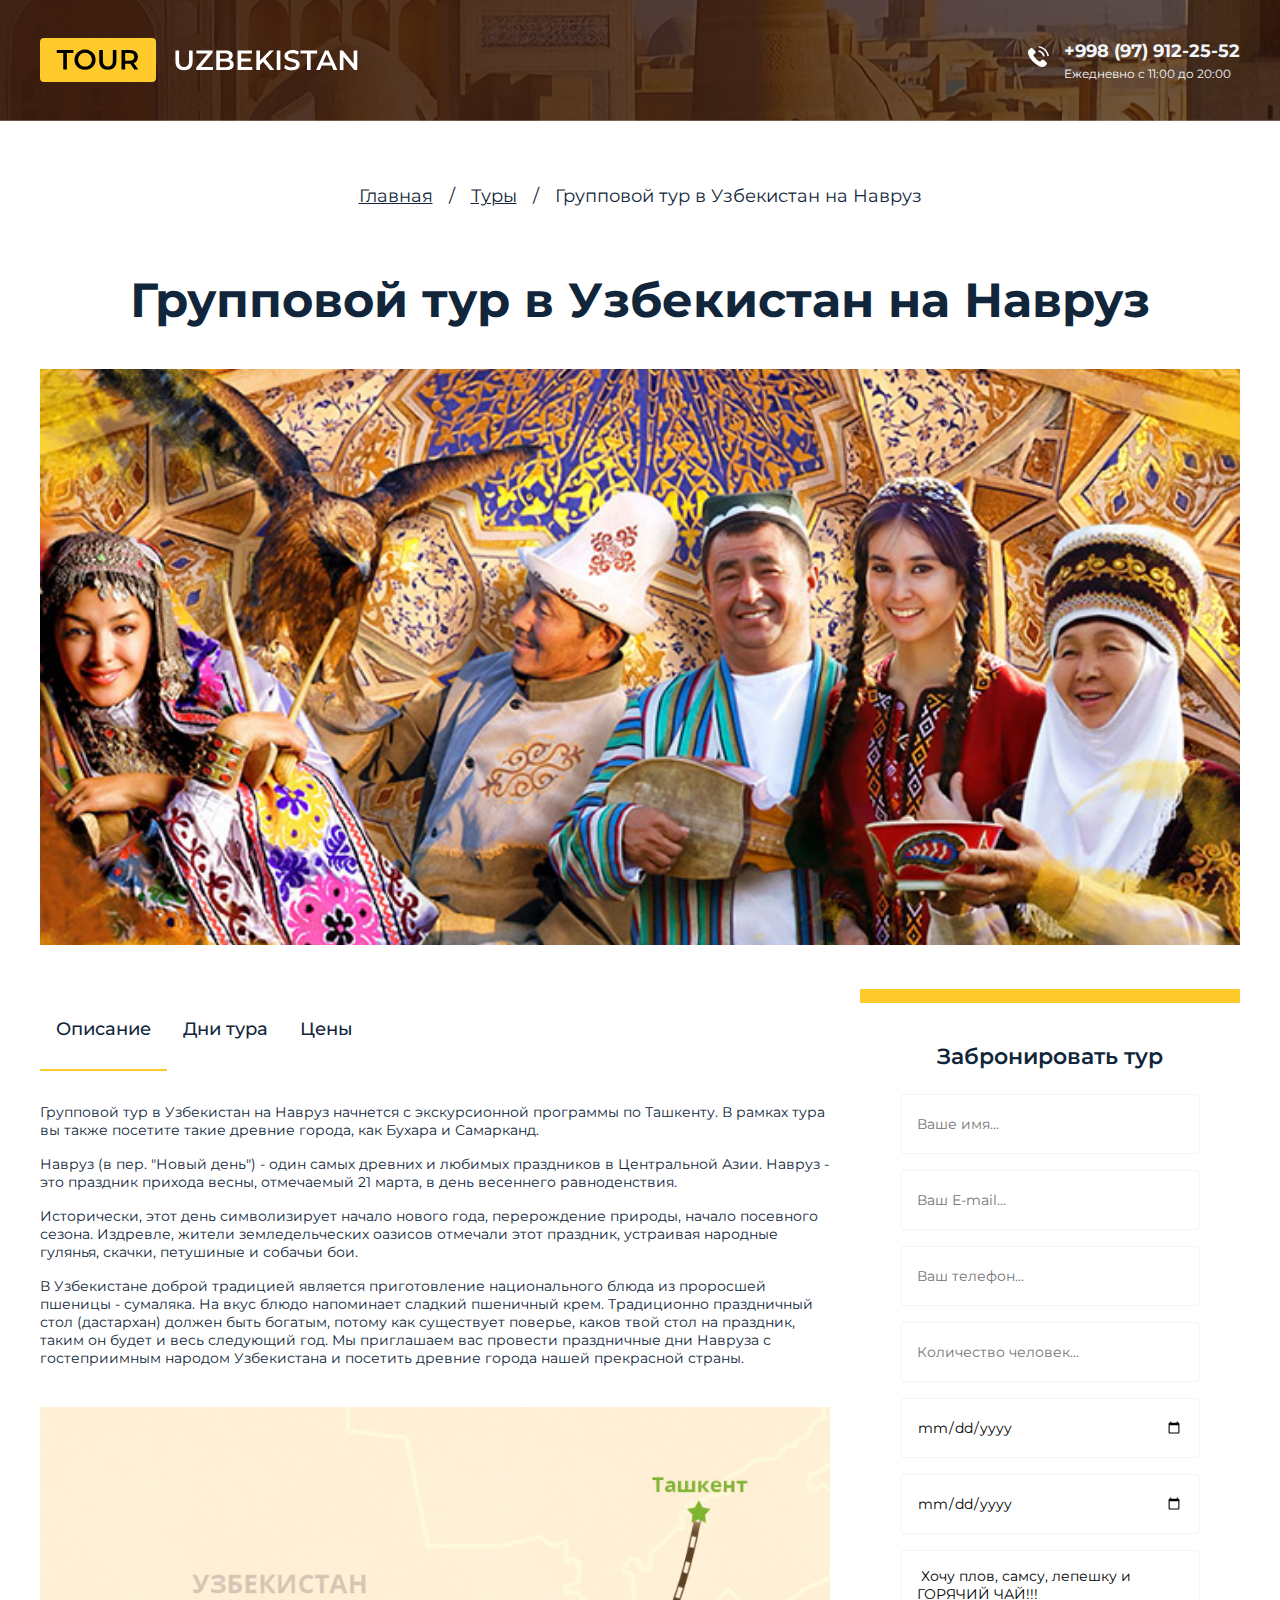
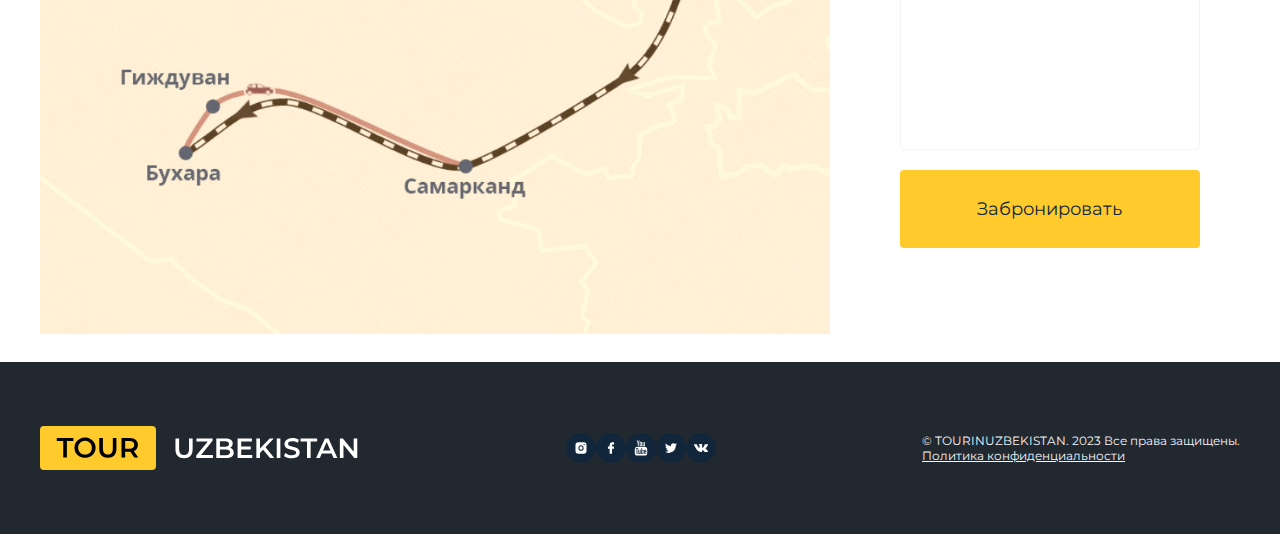
<file: tour.html>
<!DOCTYPE html>
<html lang="en">
<head>
    <meta charset="UTF-8">
    <meta http-equiv="X-UA-Compatible" content="IE=edge">
    <meta name="viewport" content="width=device-width, initial-scale=1.0">
    <title>Групповой тур в Узбекистан на Навруз | TOURINUZBEKISTAN</title>
    <meta name="description" content="Путешествие в Узбекистан, памятники, транспорт, гостиницы все включено. Локальный гид. Гастрономические мастерклассы.">
    <link rel="preconnect" href="https://fonts.googleapis.com">
<link rel="preconnect" href="https://fonts.gstatic.com" crossorigin>
<link href="https://fonts.googleapis.com/css2?family=Montserrat:ital,wght@0,100;0,200;0,300;0,400;0,500;0,600;0,700;0,800;0,900;1,100;1,200;1,300;1,400;1,500;1,600;1,700;1,800;1,900&display=swap" rel="stylesheet">
    <link rel="stylesheet" href="css/styles.css">
</head>
<body>
    <section id="main">
        <section id="hero" style="background: url('img/bg.png') center center no-repeat;">
            <div class="hero_inner">
                <header id="header">
                    <div class="wrapper">
                        <div class="row header between">
                            <div class="logo col">
                                <a href="/"></a>
                            </div>
                            <div class="phone col">
                                <a href="tel:+998979122552">+998 (97) 912-25-52</a>
                                Ежедневно с 11:00 до 20:00
                            </div>
                        </div>
                    </div>
                </header>
            </div>
        </section>
        <section id="content" class="tour_page">
            <div class="wrapper">
                <div class="row">
                    <div class="breadcrumbs col">
                        <ul>
                            <li><a href="/">Главная</a></li>
                            <li><a href="/tours.html">Туры</a></li>
                            <li>Групповой тур в Узбекистан на Навруз</li>
                        </ul>
                    </div>
                    <h1>Групповой тур в Узбекистан на Навруз</h1>
                    <div class="content col">
                        <img src="img/fiva-staddddddddddddddddddddns.jpg" alt="Что посмотреть в Бухаре?">

                    </div>
                </div>
            </div>
        </section>

        <div class="tour">
            <div class="wrapper">
                <div class="row flex_start">
                    <div class="tabs col">
                        <div class="tabs_btns">
                            <div class="tabs_btn active">Описание</div>
                            <div class="tabs_btn">Дни тура</div>
                            <div class="tabs_btn">Цены</div>
                        </div>
                        <div class="tabs_content">
                            <div class="tabs_item active">
                                <p>Групповой тур в Узбекистан на Навруз начнется с экскурсионной программы по Ташкенту. В рамках тура вы также посетите такие древние города, как Бухара и Самарканд.</p>
                               <p> Навруз (в пер. "Новый день") - один самых древних и любимых праздников в Центральной Азии. Навруз - это праздник прихода весны, отмечаемый 21 марта, в день весеннего равноденствия.</p> 
                               <p>Исторически, этот день символизирует начало нового года, перерождение природы, начало посевного сезона. Издревле, жители земледельческих оазисов отмечали этот праздник, устраивая народные гулянья, скачки, петушиные и собачьи бои.</p> 
                               <p>В Узбекистане доброй традицией является приготовление национального блюда из проросшей пшеницы - сумаляка. На вкус блюдо напоминает сладкий пшеничный крем. Традиционно праздничный стол (дастархан) должен быть богатым, потому как существует поверье, каков твой стол на праздник, таким он будет и весь следующий год. Мы приглашаем вас провести праздничные дни Навруза с гостеприимным народом Узбекистана и посетить древние города нашей прекрасной страны.</p>
                               <img src="img/map.jpg" alt="Я КАРТА Я КАРТАААААААААААААААА">
                            </div>
                            <div class="tabs_item">
                                <h2>Дни тура</h2>
                                <div class="accordion">
                                    <div class="accordion_item">
                                        <div class="accordion_label">День 1, 19 марта, Вс: Прибытие в Ташкент</div>
                                        <div class="accordion_content">
                                           <p>
                                                Прибытие в Ташкент. В аэропорту вас встретит наш водитель и отвезет в отель. Заселение в отель. Свободное время. Ночь в отеле Ташкента.
                                                    Рекомендуемые рейсы:
                                           </p>
                                                Алматы – Ташкент, KC127, 12:15-12:50<br />
                                                Алматы – Ташкент, HY764, 18:30-19:10<br />
                                                Москва – Ташкент, HY9614, 15:45-21:40<br />
                                        </div>
                                    </div>
                                    <div class="accordion_item">
                                        <div class="accordion_label">День 2, 20 марта, Пн: Ташкент – Бухара</div>
                                        <div class="accordion_content">
                                            <br>21 марта по всему Узбекистану отмечают Навруз – древний праздник, символизирующий вступление весны в свои права. Это яркое торжество проходит с веселыми танцами, песнями и, конечно, традиционными угощениями. Вы сможете отведать особую самсу, начиненную зеленью, которую готовят только весной. Кроме того, вам обязательно предложат попробовать сумаляк – блюдо из пророщенной пшеницы, ассоциирующееся у народов Центральной Азии именно c Наврузом.</br>
                                            <br>Ранний завтрак в отеле. Выписка из отеля и начало группового тура в Узбекистан на Навруз. Трансфер на жд вокзал. Скоростной поезд отправляется из Ташкента в Бухару. Здесь вас встретит водитель и доставит в отель (заселение в отель в 14:00).</br>
                                           <br> В холле гостиницы вас будет ожидать гид. Полный день пешей экскурсии по Бухаре. Вас ожидает экскурсия с гидом в исторический центр Бухары, включенный в Список Всемирного наследия ЮНЕСКО. Посещение крепости Арк, мавзолея Саманидов, мавзолея Чашма-Аюб, архитектурного ансамбля Калян, медресе Мири-Араб, мечети Магоки-Аттори, медресе Улугбека и Абдулазизхана, торговых куполов, комплекса Ляби-Хауз.</br>
                                            <br>Свободное время. Ночь в отеле в Бухаре.</br>
                                            <br>Продолжительность экскурсии: 5 часов</br>
                                        </div>
                                    </div>
                                    <div class="accordion_item">
                                        <div class="accordion_label">День 3, 21 марта, Вт: Бухара – Гиждуван – Самарканд</div>
                                        <div class="accordion_content">
                                           <br> Завтрак в отеле. Свободное время для самостоятельных прогулок по старым улочкам Бухары, где вы сможете посетить легендарную кукольную мастерскую, знаменитую фабрику бухарских шелковых ковров ручной работы, кузницу по изготовлению ножей, приобрести яркие сувениры на память. В 11:00 переезд из Бухары в Самарканд через город Гиждуван. Гиждуван - небольшой город, с древних времен являющийся центром традиционных ремесел. Гиждуванская керамика издревле известна в Азии и узнаваема благодаря своему оригинальному цвету и стилю оформления. Вы посетите центр керамики и музей, а после вас ждет вкусный и сытный обед. Следующая остановка в караван-сарае Рабат-и-Малик (XI в.). Также вы увидите Сардоба Малик (водохранилище). Выезд и прибытие в Самарканд. Размещение в отеле. Свободное время. Ночь в Самарканде.</br>
                                        </div>
                                    </div>
                                    <div class="accordion_item">
                                        <div class="accordion_label">День 4, 22 марта, Ср: Самарканд – Ташкент</div>
                                        <div class="accordion_content">
                                            <br>Завтрак в отеле. В холле гостиницы вас будут ожидать гид и водитель. В этот день вы посетите знаменитую площадь Регистан, которая являлась центром Самарканда на протяжение многих веков, а также соборную мечеть Биби-Ханум, со строительством которой связано множество народных легенд и поверий. Также вы зайдете на Сиабский базар, где можно купить восточные сладости, свежие сочные фрукты и национальные сувениры. Кроме того, вы посетите обсерваторию Улугбека - внука Амира Тимура, правителя Самарканда и великого ученого средневековья, комплекс Шахи-Зинда, представляющий собой великолепный ансамбль мавзолеев самаркандской знати и мавзолей Гур-Эмир - усыпальницу Амира Тимура и Тимуридов. Посещение гробницы святого Даниила.</br>
                                            <br>Трансфер на жд вокзал. Отправление скоростным поездом в Ташкент. Прибытие в Ташкент и трансфер в отель. Ночь в Ташкенте.</br>
                                            <br>Продолжительность экскурсии: 6 часов</br>
                                        </div>
                                    </div>
                                    <div class="accordion_item">
                                        <div class="accordion_label">День 5, 23 марта, Чт: Ташкент</div>
                                        <div class="accordion_content">
                                           <br> Ранний завтрак в отеле. Встреча с гидом в лобби отеля. Экскурсия с гидом по Ташкенту - столице Узбекистана и самому большому городу в Средней Азии. В этот день запланировано посещение Старого города, где расположен религиозный центр Ташкента – комплекс Хаст-Имам. Именно здесь хранится знаменитый Коран халифа Османа (VII в.). В Хаст-Имаме вы посетите медресе Барак-хана, мечеть Тилля-Шейха, мавзолей Абу Бакр Каффаль Шаши. Затем вы побываете на одном из старейших базаров города – "Чорсу". После осмотра достопримечательностей Старого города вас ждет поездка на ташкентском метро в центр. Выйдя со станции метро "Космонавтов", вы посетите Музей прикладного искусства, а затем прогуляетесь через театр Навои к площади Амира Тимура. Конец экскурсии по Ташкенту.</br>
                                         <br>   После экскурсии трансфер в аэропорт. Конец группового тура в Узбекистан на Навруз.</br>
                                           <br> Продолжительность экскурсии: 4 часа</br>
                                        </div>
                                    </div>
                                </div>
                            </div>
                            <div class="tabs_item">
                                <table>
                                    <tbody>
                                        <tr>
                                            <td>Начало</td>
                                            <td>Конец</td>
                                            <td>Цена</td>
                                        </tr>
                                        <tr>
                                            <td>Янв 2, Вс</td>
                                            <td>Март 25, Сб</td>
                                            <td>US $ 540</td>
                                        </tr>
                                    </tbody>
                                </table>
                            </div>
                        </div>
                    </div>
                    <div class="form col">
                        <form action="#" method="post">
                            <h3>Забронировать тур</h3>
                            <div class="input_field">
                                <input type="text" name="myname" placeholder="Ваше имя...">
                            </div>
                            <div class="input_field">
                                <input type="email" name="myemail" placeholder="Ваш E-mail...">
                            </div>
                            <div class="input_field">
                                <input type="tel" name="mytel" placeholder="Ваш телефон...">
                            </div>
                            <div class="input_field">
                                <input type="number" name="mynumber" placeholder="Количество человек...">
                            </div>
                            <div class="input_field">
                                <input type="date" name="date-arrival" placeholder="Дата заезда...">
                            </div>
                            <div class="input_field">
                                <input type="date" name="date-of-departure" placeholder="Дата выезда...">
                            </div>
                            <div class="text_field">
                               <textarea name="comment" cols="30" rows="10" placeholder="Ваше сообщение..."> Хочу плов, самсу, лепешку и ГОРЯЧИЙ ЧАЙ!!!
                               </textarea>
                            </div>
                            <div class="button">
                                <input type="submit" value="Забронировать">
                            </div>
                        </form>
                    </div>
                </div>
            </div>
        </div>
        
        <footer id="footer">
            <div class="wrapper">
                <div class="row footer between">
                    <div class="logo col">
                        <a href="/"></a>
                    </div>
                    <div class="icons col">
                        <a href="https://instagram.com/amibelman?igshid=YmMyMTA2M2Y=">
                            <img src="img/insr.svg" alt="instagram">
                        </a>
                        <a href="https://facebook.com">
                            <img src="img/fb.svg" alt="facebook">
                        </a>
                        <a href="https://youtube.com">
                            <img src="img/yt.svg" alt="youtube">
                        </a>
                        <a href="https://twitter.com">
                            <img src="img/tw.svg" alt="twitter">
                        </a>
                        <a href="https://vk.com">
                            <img src="img/vk.svg" alt="vk">
                        </a>
                    </div>
                    <div class="copyright col">
                        &copy; TOURINUZBEKISTAN. 2023 Все права защищены. <br />
                        <a href="#">Политика конфиденциальности</a>
                    </div>
                </div>
            </div>
        </footer>
    </section>   
    <script src="js/scripts.min.js"></script>
</body>
</html>
</file>
<file: css/styles.css>
:root {
  --offset: 30px;
}

.glightbox-container {
  width: 100%;
  height: 100%;
  position: fixed;
  top: 0;
  left: 0;
  z-index: 999999!important;
  overflow: hidden;
  -ms-touch-action: none;
  touch-action: none;
  -ms-text-size-adjust: 100%;
  text-size-adjust: 100%;
  -webkit-backface-visibility: hidden;
  backface-visibility: hidden;
  outline: 0;
}

.glightbox-container.inactive {
  display: none;
}

.glightbox-container .gcontainer {
  position: relative;
  width: 100%;
  height: 100%;
  z-index: 9999;
  overflow: hidden;
}

.glightbox-container .gslider {
  -webkit-transition: -webkit-transform 0.4s ease;
  transition: -webkit-transform 0.4s ease;
  -o-transition: transform 0.4s ease;
  transition: transform 0.4s ease;
  transition: transform 0.4s ease, -webkit-transform 0.4s ease;
  height: 100%;
  left: 0;
  top: 0;
  width: 100%;
  position: relative;
  overflow: hidden;
  display: -webkit-box !important;
  display: -ms-flexbox !important;
  display: flex!important;
  -webkit-box-pack: center;
  -ms-flex-pack: center;
  justify-content: center;
  -webkit-box-align: center;
  -ms-flex-align: center;
  align-items: center;
  -webkit-transform: translate3d(0, 0, 0);
  transform: translate3d(0, 0, 0);
}

.glightbox-container .gslide {
  width: 100%;
  position: absolute;
  -webkit-user-select: none;
  -moz-user-select: none;
  -ms-user-select: none;
  user-select: none;
  display: -webkit-box;
  display: -ms-flexbox;
  display: flex;
  -webkit-box-align: center;
  -ms-flex-align: center;
  align-items: center;
  -webkit-box-pack: center;
  -ms-flex-pack: center;
  justify-content: center;
  opacity: 0;
}

.glightbox-container .gslide.current {
  opacity: 1;
  z-index: 99999;
  position: relative;
}

.glightbox-container .gslide.prev {
  opacity: 1;
  z-index: 9999;
}

.glightbox-container .gslide-inner-content {
  width: 100%;
}

.glightbox-container .ginner-container {
  position: relative;
  width: 100%;
  display: -webkit-box;
  display: -ms-flexbox;
  display: flex;
  -webkit-box-pack: center;
  -ms-flex-pack: center;
  justify-content: center;
  -webkit-box-orient: vertical;
  -webkit-box-direction: normal;
  -ms-flex-direction: column;
  flex-direction: column;
  max-width: 100%;
  margin: auto;
  height: 100vh;
}

.glightbox-container .ginner-container.gvideo-container {
  width: 100%;
}

.glightbox-container .ginner-container.desc-bottom,
.glightbox-container .ginner-container.desc-top {
  -webkit-box-orient: vertical;
  -webkit-box-direction: normal;
  -ms-flex-direction: column;
  flex-direction: column;
}

.glightbox-container .ginner-container.desc-left,
.glightbox-container .ginner-container.desc-right {
  max-width: 100% !important;
}

.gslide iframe,
.gslide video {
  outline: 0!important;
  border: none;
  min-height: 165px;
  -webkit-overflow-scrolling: touch;
  -ms-touch-action: auto;
  touch-action: auto;
}

.gslide:not(.current) {
  pointer-events: none;
}

.gslide-image {
  -webkit-box-align: center;
  -ms-flex-align: center;
  align-items: center;
}

.gslide-image img {
  max-height: 100vh;
  display: block;
  padding: 0;
  float: none;
  outline: 0;
  border: none;
  -webkit-user-select: none;
  -moz-user-select: none;
  -ms-user-select: none;
  user-select: none;
  max-width: 100vw;
  width: auto;
  height: auto;
  -o-object-fit: cover;
  object-fit: cover;
  -ms-touch-action: none;
  touch-action: none;
  margin: auto;
  min-width: 200px;
}

.desc-bottom .gslide-image img,
.desc-top .gslide-image img {
  width: auto;
}

.desc-left .gslide-image img,
.desc-right .gslide-image img {
  width: auto;
  max-width: 100%;
}

.gslide-image img.zoomable {
  position: relative;
}

.gslide-image img.dragging {
  cursor: -webkit-grabbing !important;
  cursor: grabbing!important;
  -webkit-transition: none;
  -o-transition: none;
  transition: none;
}

.gslide-video {
  position: relative;
  max-width: 100vh;
  width: 100% !important;
}

.gslide-video .plyr__poster-enabled.plyr--loading .plyr__poster {
  display: none;
}

.gslide-video .gvideo-wrapper {
  width: 100%;
  margin: auto;
}

.gslide-video::before {
  content: '';
  position: absolute;
  width: 100%;
  height: 100%;
  background: rgba(255, 0, 0, 0.34);
  display: none;
}

.gslide-video.playing::before {
  display: none;
}

.gslide-video.fullscreen {
  max-width: 100%!important;
  min-width: 100%;
  height: 75vh;
}

.gslide-video.fullscreen video {
  max-width: 100%!important;
  width: 100% !important;
}

.gslide-inline {
  background: #fff;
  text-align: left;
  max-height: calc(100vh - 40px);
  overflow: auto;
  max-width: 100%;
  margin: auto;
}

.gslide-inline .ginlined-content {
  padding: 20px;
  width: 100%;
}

.gslide-inline .dragging {
  cursor: -webkit-grabbing !important;
  cursor: grabbing!important;
  -webkit-transition: none;
  -o-transition: none;
  transition: none;
}

.ginlined-content {
  overflow: auto;
  display: block!important;
  opacity: 1;
}

.gslide-external {
  display: -webkit-box;
  display: -ms-flexbox;
  display: flex;
  width: 100%;
  min-width: 100%;
  background: #fff;
  padding: 0;
  overflow: auto;
  max-height: 75vh;
  height: 100%;
}

.gslide-media {
  display: -webkit-box;
  display: -ms-flexbox;
  display: flex;
  width: auto;
}

.zoomed .gslide-media {
  -webkit-box-shadow: none!important;
  box-shadow: none !important;
}

.desc-bottom .gslide-media,
.desc-top .gslide-media {
  margin: 0 auto;
  -webkit-box-orient: vertical;
  -webkit-box-direction: normal;
  -ms-flex-direction: column;
  flex-direction: column;
}

.gslide-description {
  position: relative;
  -webkit-box-flex: 1;
  -ms-flex: 1 0 100%;
  flex: 1 0 100%;
}

.gslide-description.description-left,
.gslide-description.description-right {
  max-width: 100%;
}

.gslide-description.description-bottom,
.gslide-description.description-top {
  margin: 0 auto;
  width: 100%;
}

.gslide-description p {
  margin-bottom: 12px;
}

.gslide-description p:last-child {
  margin-bottom: 0;
}

.zoomed .gslide-description {
  display: none;
}

.glightbox-button-hidden {
  display: none;
}

.glightbox-mobile .glightbox-container .gslide-description {
  height: auto!important;
  width: 100%;
  position: absolute;
  bottom: 0;
  padding: 19px 11px;
  max-width: 100vw!important;
  -webkit-box-ordinal-group: 3!important;
  -ms-flex-order: 2!important;
  order: 2!important;
  max-height: 78vh;
  overflow: auto!important;
  background: -webkit-gradient(linear, left top, left bottom, color-stop(0, rgba(0, 0, 0, 0)), to(rgba(0, 0, 0, 0.75)));
  background: -o-linear-gradient(top, rgba(0, 0, 0, 0) 0, rgba(0, 0, 0, 0.75) 100%);
  background: linear-gradient(to bottom, rgba(0, 0, 0, 0) 0, rgba(0, 0, 0, 0.75) 100%);
  -webkit-transition: opacity 0.3s linear;
  -o-transition: opacity 0.3s linear;
  transition: opacity 0.3s linear;
  padding-bottom: 50px;
}

.glightbox-mobile .glightbox-container .gslide-title {
  color: #fff;
  font-size: 1em;
}

.glightbox-mobile .glightbox-container .gslide-desc {
  color: #a1a1a1;
}

.glightbox-mobile .glightbox-container .gslide-desc a {
  color: #fff;
  font-weight: 700;
}

.glightbox-mobile .glightbox-container .gslide-desc * {
  color: inherit;
}

.glightbox-mobile .glightbox-container .gslide-desc .desc-more {
  color: #fff;
  opacity: 0.4;
}

.gdesc-open .gslide-media {
  -webkit-transition: opacity 0.5s ease;
  -o-transition: opacity 0.5s ease;
  transition: opacity 0.5s ease;
  opacity: 0.4;
}

.gdesc-open .gdesc-inner {
  padding-bottom: 30px;
}

.gdesc-closed .gslide-media {
  -webkit-transition: opacity 0.5s ease;
  -o-transition: opacity 0.5s ease;
  transition: opacity 0.5s ease;
  opacity: 1;
}

.greset {
  -webkit-transition: all 0.3s ease;
  -o-transition: all 0.3s ease;
  transition: all 0.3s ease;
}

.gabsolute {
  position: absolute;
}

.grelative {
  position: relative;
}

.glightbox-desc {
  display: none !important;
}

.glightbox-open {
  overflow: hidden;
}

.gloader {
  height: 25px;
  width: 25px;
  -webkit-animation: lightboxLoader 0.8s infinite linear;
  animation: lightboxLoader 0.8s infinite linear;
  border: 2px solid #fff;
  border-right-color: transparent;
  border-radius: 50%;
  position: absolute;
  display: block;
  z-index: 9999;
  left: 0;
  right: 0;
  margin: 0 auto;
  top: 47%;
}

.goverlay {
  width: 100%;
  height: calc(100vh + 1px);
  position: fixed;
  top: -1px;
  left: 0;
  background: #000;
  will-change: opacity;
}

.glightbox-mobile .goverlay {
  background: #000;
}

.gclose,
.gnext,
.gprev {
  z-index: 99999;
  cursor: pointer;
  width: 26px;
  height: 44px;
  border: none;
  display: -webkit-box;
  display: -ms-flexbox;
  display: flex;
  -webkit-box-pack: center;
  -ms-flex-pack: center;
  justify-content: center;
  -webkit-box-align: center;
  -ms-flex-align: center;
  align-items: center;
  -webkit-box-orient: vertical;
  -webkit-box-direction: normal;
  -ms-flex-direction: column;
  flex-direction: column;
}

.gclose svg,
.gnext svg,
.gprev svg {
  display: block;
  width: 25px;
  height: auto;
  margin: 0;
  padding: 0;
}

.gclose.disabled,
.gnext.disabled,
.gprev.disabled {
  opacity: 0.1;
}

.gclose .garrow,
.gnext .garrow,
.gprev .garrow {
  stroke: #fff;
}

.gbtn.focused {
  outline: 2px solid #0f3d81;
}

iframe.wait-autoplay {
  opacity: 0;
}

.glightbox-closing .gclose,
.glightbox-closing .gnext,
.glightbox-closing .gprev {
  opacity: 0 !important;
}

.glightbox-clean .gslide-description {
  background: #fff;
}

.glightbox-clean .gdesc-inner {
  padding: 22px 20px;
}

.glightbox-clean .gslide-title {
  font-size: 1em;
  font-weight: 400;
  font-family: arial;
  color: #000;
  margin-bottom: 19px;
  line-height: 1.4em;
}

.glightbox-clean .gslide-desc {
  font-size: 0.86em;
  margin-bottom: 0;
  font-family: arial;
  line-height: 1.4em;
}

.glightbox-clean .gslide-video {
  background: #000;
}

.glightbox-clean .gclose,
.glightbox-clean .gnext,
.glightbox-clean .gprev {
  background-color: rgba(0, 0, 0, 0.75);
  border-radius: 4px;
}

.glightbox-clean .gclose path,
.glightbox-clean .gnext path,
.glightbox-clean .gprev path {
  fill: #fff;
}

.glightbox-clean .gprev {
  position: absolute;
  top: -100%;
  left: 30px;
  width: 40px;
  height: 50px;
}

.glightbox-clean .gnext {
  position: absolute;
  top: -100%;
  right: 30px;
  width: 40px;
  height: 50px;
}

.glightbox-clean .gclose {
  width: 35px;
  height: 35px;
  top: 15px;
  right: 10px;
  position: absolute;
}

.glightbox-clean .gclose svg {
  width: 18px;
  height: auto;
}

.glightbox-clean .gclose:hover {
  opacity: 1;
}

.gfadeIn {
  -webkit-animation: gfadeIn 0.5s ease;
  animation: gfadeIn 0.5s ease;
}

.gfadeOut {
  -webkit-animation: gfadeOut 0.5s ease;
  animation: gfadeOut 0.5s ease;
}

.gslideOutLeft {
  -webkit-animation: gslideOutLeft 0.3s ease;
  animation: gslideOutLeft 0.3s ease;
}

.gslideInLeft {
  -webkit-animation: gslideInLeft 0.3s ease;
  animation: gslideInLeft 0.3s ease;
}

.gslideOutRight {
  -webkit-animation: gslideOutRight 0.3s ease;
  animation: gslideOutRight 0.3s ease;
}

.gslideInRight {
  -webkit-animation: gslideInRight 0.3s ease;
  animation: gslideInRight 0.3s ease;
}

.gzoomIn {
  -webkit-animation: gzoomIn 0.5s ease;
  animation: gzoomIn 0.5s ease;
}

.gzoomOut {
  -webkit-animation: gzoomOut 0.5s ease;
  animation: gzoomOut 0.5s ease;
}

@-webkit-keyframes lightboxLoader {
  0% {
    -webkit-transform: rotate(0);
    transform: rotate(0);
  }

  100% {
    -webkit-transform: rotate(360deg);
    transform: rotate(360deg);
  }
}

@keyframes lightboxLoader {
  0% {
    -webkit-transform: rotate(0);
    transform: rotate(0);
  }

  100% {
    -webkit-transform: rotate(360deg);
    transform: rotate(360deg);
  }
}

@-webkit-keyframes gfadeIn {
  from {
    opacity: 0;
  }

  to {
    opacity: 1;
  }
}

@keyframes gfadeIn {
  from {
    opacity: 0;
  }

  to {
    opacity: 1;
  }
}

@-webkit-keyframes gfadeOut {
  from {
    opacity: 1;
  }

  to {
    opacity: 0;
  }
}

@keyframes gfadeOut {
  from {
    opacity: 1;
  }

  to {
    opacity: 0;
  }
}

@-webkit-keyframes gslideInLeft {
  from {
    opacity: 0;
    -webkit-transform: translate3d(-60%, 0, 0);
    transform: translate3d(-60%, 0, 0);
  }

  to {
    visibility: visible;
    -webkit-transform: translate3d(0, 0, 0);
    transform: translate3d(0, 0, 0);
    opacity: 1;
  }
}

@keyframes gslideInLeft {
  from {
    opacity: 0;
    -webkit-transform: translate3d(-60%, 0, 0);
    transform: translate3d(-60%, 0, 0);
  }

  to {
    visibility: visible;
    -webkit-transform: translate3d(0, 0, 0);
    transform: translate3d(0, 0, 0);
    opacity: 1;
  }
}

@-webkit-keyframes gslideOutLeft {
  from {
    opacity: 1;
    visibility: visible;
    -webkit-transform: translate3d(0, 0, 0);
    transform: translate3d(0, 0, 0);
  }

  to {
    -webkit-transform: translate3d(-60%, 0, 0);
    transform: translate3d(-60%, 0, 0);
    opacity: 0;
    visibility: hidden;
  }
}

@keyframes gslideOutLeft {
  from {
    opacity: 1;
    visibility: visible;
    -webkit-transform: translate3d(0, 0, 0);
    transform: translate3d(0, 0, 0);
  }

  to {
    -webkit-transform: translate3d(-60%, 0, 0);
    transform: translate3d(-60%, 0, 0);
    opacity: 0;
    visibility: hidden;
  }
}

@-webkit-keyframes gslideInRight {
  from {
    opacity: 0;
    visibility: visible;
    -webkit-transform: translate3d(60%, 0, 0);
    transform: translate3d(60%, 0, 0);
  }

  to {
    -webkit-transform: translate3d(0, 0, 0);
    transform: translate3d(0, 0, 0);
    opacity: 1;
  }
}

@keyframes gslideInRight {
  from {
    opacity: 0;
    visibility: visible;
    -webkit-transform: translate3d(60%, 0, 0);
    transform: translate3d(60%, 0, 0);
  }

  to {
    -webkit-transform: translate3d(0, 0, 0);
    transform: translate3d(0, 0, 0);
    opacity: 1;
  }
}

@-webkit-keyframes gslideOutRight {
  from {
    opacity: 1;
    visibility: visible;
    -webkit-transform: translate3d(0, 0, 0);
    transform: translate3d(0, 0, 0);
  }

  to {
    -webkit-transform: translate3d(60%, 0, 0);
    transform: translate3d(60%, 0, 0);
    opacity: 0;
  }
}

@keyframes gslideOutRight {
  from {
    opacity: 1;
    visibility: visible;
    -webkit-transform: translate3d(0, 0, 0);
    transform: translate3d(0, 0, 0);
  }

  to {
    -webkit-transform: translate3d(60%, 0, 0);
    transform: translate3d(60%, 0, 0);
    opacity: 0;
  }
}

@-webkit-keyframes gzoomIn {
  from {
    opacity: 0;
    -webkit-transform: scale3d(0.3, 0.3, 0.3);
    transform: scale3d(0.3, 0.3, 0.3);
  }

  to {
    opacity: 1;
  }
}

@keyframes gzoomIn {
  from {
    opacity: 0;
    -webkit-transform: scale3d(0.3, 0.3, 0.3);
    transform: scale3d(0.3, 0.3, 0.3);
  }

  to {
    opacity: 1;
  }
}

@-webkit-keyframes gzoomOut {
  from {
    opacity: 1;
  }

  50% {
    opacity: 0;
    -webkit-transform: scale3d(0.3, 0.3, 0.3);
    transform: scale3d(0.3, 0.3, 0.3);
  }

  to {
    opacity: 0;
  }
}

@keyframes gzoomOut {
  from {
    opacity: 1;
  }

  50% {
    opacity: 0;
    -webkit-transform: scale3d(0.3, 0.3, 0.3);
    transform: scale3d(0.3, 0.3, 0.3);
  }

  to {
    opacity: 0;
  }
}

/**
 * Swiper 7.4.1
 * Most modern mobile touch slider and framework with hardware accelerated transitions
 * https://swiperjs.com
 *
 * Copyright 2014-2021 Vladimir Kharlampidi
 *
 * Released under the MIT License
 *
 * Released on: December 24, 2021
 */

@font-face {
  font-family: swiper-icons;
  src: url('data:application/font-woff;charset=utf-8;base64, [base64]//wADZ2x5ZgAAAywAAADMAAAD2MHtryVoZWFkAAABbAAAADAAAAA2E2+eoWhoZWEAAAGcAAAAHwAAACQC9gDzaG10eAAAAigAAAAZAAAArgJkABFsb2NhAAAC0AAAAFoAAABaFQAUGG1heHAAAAG8AAAAHwAAACAAcABAbmFtZQAAA/gAAAE5AAACXvFdBwlwb3N0AAAFNAAAAGIAAACE5s74hXjaY2BkYGAAYpf5Hu/j+W2+MnAzMYDAzaX6QjD6/4//Bxj5GA8AuRwMYGkAPywL13jaY2BkYGA88P8Agx4j+/8fQDYfA1AEBWgDAIB2BOoAeNpjYGRgYNBh4GdgYgABEMnIABJzYNADCQAACWgAsQB42mNgYfzCOIGBlYGB0YcxjYGBwR1Kf2WQZGhhYGBiYGVmgAFGBiQQkOaawtDAoMBQxXjg/wEGPcYDDA4wNUA2CCgwsAAAO4EL6gAAeNpj2M0gyAACqxgGNWBkZ2D4/wMA+xkDdgAAAHjaY2BgYGaAYBkGRgYQiAHyGMF8FgYHIM3DwMHABGQrMOgyWDLEM1T9/w8UBfEMgLzE////P/5//f/V/xv+r4eaAAeMbAxwIUYmIMHEgKYAYjUcsDAwsLKxc3BycfPw8jEQA/[base64]/uznmfPFBNODM2K7MTQ45YEAZqGP81AmGGcF3iPqOop0r1SPTaTbVkfUe4HXj97wYE+yNwWYxwWu4v1ugWHgo3S1XdZEVqWM7ET0cfnLGxWfkgR42o2PvWrDMBSFj/IHLaF0zKjRgdiVMwScNRAoWUoH78Y2icB/yIY09An6AH2Bdu/UB+yxopYshQiEvnvu0dURgDt8QeC8PDw7Fpji3fEA4z/PEJ6YOB5hKh4dj3EvXhxPqH/SKUY3rJ7srZ4FZnh1PMAtPhwP6fl2PMJMPDgeQ4rY8YT6Gzao0eAEA409DuggmTnFnOcSCiEiLMgxCiTI6Cq5DZUd3Qmp10vO0LaLTd2cjN4fOumlc7lUYbSQcZFkutRG7g6JKZKy0RmdLY680CDnEJ+UMkpFFe1RN7nxdVpXrC4aTtnaurOnYercZg2YVmLN/d/gczfEimrE/fs/bOuq29Zmn8tloORaXgZgGa78yO9/cnXm2BpaGvq25Dv9S4E9+5SIc9PqupJKhYFSSl47+Qcr1mYNAAAAeNptw0cKwkAAAMDZJA8Q7OUJvkLsPfZ6zFVERPy8qHh2YER+3i/BP83vIBLLySsoKimrqKqpa2hp6+jq6RsYGhmbmJqZSy0sraxtbO3sHRydnEMU4uR6yx7JJXveP7WrDycAAAAAAAH//wACeNpjYGRgYOABYhkgZgJCZgZNBkYGLQZtIJsFLMYAAAw3ALgAeNolizEKgDAQBCchRbC2sFER0YD6qVQiBCv/H9ezGI6Z5XBAw8CBK/m5iQQVauVbXLnOrMZv2oLdKFa8Pjuru2hJzGabmOSLzNMzvutpB3N42mNgZGBg4GKQYzBhYMxJLMlj4GBgAYow/P/PAJJhLM6sSoWKfWCAAwDAjgbRAAB42mNgYGBkAIIbCZo5IPrmUn0hGA0AO8EFTQAA');
  font-weight: 400;
  font-style: normal;
}

:root {
  --swiper-theme-color: #ffffff;
}

.swiper {
  margin-left: auto;
  margin-right: auto;
  position: relative;
  overflow: hidden;
  list-style: none;
  padding: 0;
  z-index: 1;
}

.swiper-vertical > .swiper-wrapper {
  -webkit-box-orient: vertical;
  -webkit-box-direction: normal;
  -ms-flex-direction: column;
  flex-direction: column;
}

.swiper-wrapper {
  position: relative;
  width: 100%;
  height: 100%;
  z-index: 1;
  display: -webkit-box;
  display: -ms-flexbox;
  display: flex;
  -webkit-transition-property: -webkit-transform;
  transition-property: -webkit-transform;
  -o-transition-property: transform;
  transition-property: transform;
  transition-property: transform, -webkit-transform;
  -webkit-box-sizing: content-box;
  box-sizing: content-box;
}

.swiper-android .swiper-slide,
.swiper-wrapper {
  -webkit-transform: translate3d(0px, 0, 0);
  transform: translate3d(0px, 0, 0);
}

.swiper-pointer-events {
  -ms-touch-action: pan-y;
  touch-action: pan-y;
}

.swiper-pointer-events.swiper-vertical {
  -ms-touch-action: pan-x;
  touch-action: pan-x;
}

.swiper-slide {
  -ms-flex-negative: 0;
  flex-shrink: 0;
  width: 100%;
  height: 100%;
  position: relative;
  -webkit-transition-property: -webkit-transform;
  transition-property: -webkit-transform;
  -o-transition-property: transform;
  transition-property: transform;
  transition-property: transform, -webkit-transform;
}

.swiper-slide-invisible-blank {
  visibility: hidden;
}

.swiper-autoheight,
.swiper-autoheight .swiper-slide {
  height: auto;
}

.swiper-autoheight .swiper-wrapper {
  -webkit-box-align: start;
  -ms-flex-align: start;
  align-items: flex-start;
  -webkit-transition-property: height, -webkit-transform;
  transition-property: height, -webkit-transform;
  -o-transition-property: transform, height;
  transition-property: transform, height;
  transition-property: transform, height, -webkit-transform;
}

.swiper-3d,
.swiper-3d.swiper-css-mode .swiper-wrapper {
  -webkit-perspective: 1200px;
  perspective: 1200px;
}

.swiper-3d .swiper-cube-shadow,
.swiper-3d .swiper-slide,
.swiper-3d .swiper-slide-shadow,
.swiper-3d .swiper-slide-shadow-bottom,
.swiper-3d .swiper-slide-shadow-left,
.swiper-3d .swiper-slide-shadow-right,
.swiper-3d .swiper-slide-shadow-top,
.swiper-3d .swiper-wrapper {
  -webkit-transform-style: preserve-3d;
  transform-style: preserve-3d;
}

.swiper-3d .swiper-slide-shadow,
.swiper-3d .swiper-slide-shadow-bottom,
.swiper-3d .swiper-slide-shadow-left,
.swiper-3d .swiper-slide-shadow-right,
.swiper-3d .swiper-slide-shadow-top {
  position: absolute;
  left: 0;
  top: 0;
  width: 100%;
  height: 100%;
  pointer-events: none;
  z-index: 10;
}

.swiper-3d .swiper-slide-shadow {
  background: rgba(0, 0, 0, 0.15);
}

.swiper-3d .swiper-slide-shadow-left {
  background-image: -webkit-gradient(linear, right top, left top, from(rgba(0, 0, 0, 0.5)), to(rgba(0, 0, 0, 0)));
  background-image: -o-linear-gradient(right, rgba(0, 0, 0, 0.5), rgba(0, 0, 0, 0));
  background-image: linear-gradient(to left, rgba(0, 0, 0, 0.5), rgba(0, 0, 0, 0));
}

.swiper-3d .swiper-slide-shadow-right {
  background-image: -webkit-gradient(linear, left top, right top, from(rgba(0, 0, 0, 0.5)), to(rgba(0, 0, 0, 0)));
  background-image: -o-linear-gradient(left, rgba(0, 0, 0, 0.5), rgba(0, 0, 0, 0));
  background-image: linear-gradient(to right, rgba(0, 0, 0, 0.5), rgba(0, 0, 0, 0));
}

.swiper-3d .swiper-slide-shadow-top {
  background-image: -webkit-gradient(linear, left bottom, left top, from(rgba(0, 0, 0, 0.5)), to(rgba(0, 0, 0, 0)));
  background-image: -o-linear-gradient(bottom, rgba(0, 0, 0, 0.5), rgba(0, 0, 0, 0));
  background-image: linear-gradient(to top, rgba(0, 0, 0, 0.5), rgba(0, 0, 0, 0));
}

.swiper-3d .swiper-slide-shadow-bottom {
  background-image: -webkit-gradient(linear, left top, left bottom, from(rgba(0, 0, 0, 0.5)), to(rgba(0, 0, 0, 0)));
  background-image: -o-linear-gradient(top, rgba(0, 0, 0, 0.5), rgba(0, 0, 0, 0));
  background-image: linear-gradient(to bottom, rgba(0, 0, 0, 0.5), rgba(0, 0, 0, 0));
}

.swiper-css-mode > .swiper-wrapper {
  overflow: auto;
  scrollbar-width: none;
  -ms-overflow-style: none;
}

.swiper-css-mode > .swiper-wrapper::-webkit-scrollbar {
  display: none;
}

.swiper-css-mode > .swiper-wrapper > .swiper-slide {
  scroll-snap-align: start start;
}

.swiper-horizontal.swiper-css-mode > .swiper-wrapper {
  -ms-scroll-snap-type: x mandatory;
  scroll-snap-type: x mandatory;
}

.swiper-vertical.swiper-css-mode > .swiper-wrapper {
  -ms-scroll-snap-type: y mandatory;
  scroll-snap-type: y mandatory;
}

.swiper-centered > .swiper-wrapper::before {
  content: '';
  -ms-flex-negative: 0;
  flex-shrink: 0;
  -webkit-box-ordinal-group: 10000;
  -ms-flex-order: 9999;
  order: 9999;
}

.swiper-centered.swiper-horizontal > .swiper-wrapper > .swiper-slide:first-child {
  -webkit-margin-start: var(--swiper-centered-offset-before);
  margin-inline-start: var(--swiper-centered-offset-before);
}

.swiper-centered.swiper-horizontal > .swiper-wrapper::before {
  height: 100%;
  min-height: 1px;
  width: var(--swiper-centered-offset-after);
}

.swiper-centered.swiper-vertical > .swiper-wrapper > .swiper-slide:first-child {
  -webkit-margin-before: var(--swiper-centered-offset-before);
  margin-block-start: var(--swiper-centered-offset-before);
}

.swiper-centered.swiper-vertical > .swiper-wrapper::before {
  width: 100%;
  min-width: 1px;
  height: var(--swiper-centered-offset-after);
}

.swiper-centered > .swiper-wrapper > .swiper-slide {
  scroll-snap-align: center center;
}

.swiper-virtual.swiper-css-mode .swiper-wrapper::after {
  content: '';
  position: absolute;
  left: 0;
  top: 0;
  pointer-events: none;
}

.swiper-virtual.swiper-css-mode.swiper-horizontal .swiper-wrapper::after {
  height: 1px;
  width: var(--swiper-virtual-size);
}

.swiper-virtual.swiper-css-mode.swiper-vertical .swiper-wrapper::after {
  width: 1px;
  height: var(--swiper-virtual-size);
}

:root {
  --swiper-navigation-size: 44px;
}

.swiper-button-next,
.swiper-button-prev {
  position: absolute;
  top: 50%;
  width: calc(var(--swiper-navigation-size)/44 * 27);
  height: var(--swiper-navigation-size);
  margin-top: calc(0px - (var(--swiper-navigation-size)/2));
  z-index: 10;
  cursor: pointer;
  display: -webkit-box;
  display: -ms-flexbox;
  display: flex;
  -webkit-box-align: center;
  -ms-flex-align: center;
  align-items: center;
  -webkit-box-pack: center;
  -ms-flex-pack: center;
  justify-content: center;
  color: var(--swiper-navigation-color, var(--swiper-theme-color));
}

.swiper-button-next.swiper-button-disabled,
.swiper-button-prev.swiper-button-disabled {
  opacity: 0.35;
  cursor: auto;
  pointer-events: none;
}

.swiper-button-next:after,
.swiper-button-prev:after {
  font-family: swiper-icons;
  font-size: var(--swiper-navigation-size);
  text-transform: none !important;
  letter-spacing: 0;
  text-transform: none;
  font-variant: initial;
  line-height: 1;
}

.swiper-button-prev,
.swiper-rtl .swiper-button-next {
  left: 10px;
  right: auto;
}

.swiper-button-prev:after,
.swiper-rtl .swiper-button-next:after {
  content: 'prev';
}

.swiper-button-next,
.swiper-rtl .swiper-button-prev {
  right: 10px;
  left: auto;
}

.swiper-button-next:after,
.swiper-rtl .swiper-button-prev:after {
  content: 'next';
}

.swiper-button-lock {
  display: none;
}

.swiper-pagination {
  position: absolute;
  text-align: center;
  -webkit-transition: 0.3s opacity;
  -o-transition: 0.3s opacity;
  transition: 0.3s opacity;
  -webkit-transform: translate3d(0, 0, 0);
  transform: translate3d(0, 0, 0);
  z-index: 10;
}

.swiper-pagination.swiper-pagination-hidden {
  opacity: 0;
}

.swiper-horizontal > .swiper-pagination-bullets,
.swiper-pagination-bullets.swiper-pagination-horizontal,
.swiper-pagination-custom,
.swiper-pagination-fraction {
  bottom: 10px;
  left: 0;
  width: 100%;
}

.swiper-pagination-bullets-dynamic {
  overflow: hidden;
  font-size: 0;
}

.swiper-pagination-bullets-dynamic .swiper-pagination-bullet {
  -webkit-transform: scale(0.33);
  -ms-transform: scale(0.33);
  transform: scale(0.33);
  position: relative;
}

.swiper-pagination-bullets-dynamic .swiper-pagination-bullet-active {
  -webkit-transform: scale(1);
  -ms-transform: scale(1);
  transform: scale(1);
}

.swiper-pagination-bullets-dynamic .swiper-pagination-bullet-active-main {
  -webkit-transform: scale(1);
  -ms-transform: scale(1);
  transform: scale(1);
}

.swiper-pagination-bullets-dynamic .swiper-pagination-bullet-active-prev {
  -webkit-transform: scale(0.66);
  -ms-transform: scale(0.66);
  transform: scale(0.66);
}

.swiper-pagination-bullets-dynamic .swiper-pagination-bullet-active-prev-prev {
  -webkit-transform: scale(0.33);
  -ms-transform: scale(0.33);
  transform: scale(0.33);
}

.swiper-pagination-bullets-dynamic .swiper-pagination-bullet-active-next {
  -webkit-transform: scale(0.66);
  -ms-transform: scale(0.66);
  transform: scale(0.66);
}

.swiper-pagination-bullets-dynamic .swiper-pagination-bullet-active-next-next {
  -webkit-transform: scale(0.33);
  -ms-transform: scale(0.33);
  transform: scale(0.33);
}

.swiper-pagination-bullet {
  width: var(--swiper-pagination-bullet-width, var(--swiper-pagination-bullet-size, 8px));
  height: var(--swiper-pagination-bullet-height, var(--swiper-pagination-bullet-size, 8px));
  display: inline-block;
  border-radius: 50%;
  background: var(--swiper-pagination-bullet-inactive-color, #000);
  opacity: var(--swiper-pagination-bullet-inactive-opacity, 0.2);
}

button.swiper-pagination-bullet {
  border: none;
  margin: 0;
  padding: 0;
  -webkit-box-shadow: none;
  box-shadow: none;
  -webkit-appearance: none;
  -moz-appearance: none;
  appearance: none;
}

.swiper-pagination-clickable .swiper-pagination-bullet {
  cursor: pointer;
}

.swiper-pagination-bullet:only-child {
  display: none !important;
}

.swiper-pagination-bullet-active {
  opacity: var(--swiper-pagination-bullet-opacity, 1);
  background: var(--swiper-pagination-color, var(--swiper-theme-color));
}

.swiper-pagination-vertical.swiper-pagination-bullets,
.swiper-vertical > .swiper-pagination-bullets {
  right: 10px;
  top: 50%;
  -webkit-transform: translate3d(0px, -50%, 0);
  transform: translate3d(0px, -50%, 0);
}

.swiper-pagination-vertical.swiper-pagination-bullets .swiper-pagination-bullet,
.swiper-vertical > .swiper-pagination-bullets .swiper-pagination-bullet {
  margin: var(--swiper-pagination-bullet-vertical-gap, 6px) 0;
  display: block;
}

.swiper-pagination-vertical.swiper-pagination-bullets.swiper-pagination-bullets-dynamic,
.swiper-vertical > .swiper-pagination-bullets.swiper-pagination-bullets-dynamic {
  top: 50%;
  -webkit-transform: translateY(-50%);
  -ms-transform: translateY(-50%);
  transform: translateY(-50%);
  width: 8px;
}

.swiper-pagination-vertical.swiper-pagination-bullets.swiper-pagination-bullets-dynamic .swiper-pagination-bullet,
.swiper-vertical > .swiper-pagination-bullets.swiper-pagination-bullets-dynamic .swiper-pagination-bullet {
  display: inline-block;
  -webkit-transition: 0.2s top, 0.2s -webkit-transform;
  transition: 0.2s top, 0.2s -webkit-transform;
  -o-transition: 0.2s transform, 0.2s top;
  transition: 0.2s transform, 0.2s top;
  transition: 0.2s transform, 0.2s top, 0.2s -webkit-transform;
}

.swiper-horizontal > .swiper-pagination-bullets .swiper-pagination-bullet,
.swiper-pagination-horizontal.swiper-pagination-bullets .swiper-pagination-bullet {
  margin: 0 var(--swiper-pagination-bullet-horizontal-gap, 4px);
}

.swiper-horizontal > .swiper-pagination-bullets.swiper-pagination-bullets-dynamic,
.swiper-pagination-horizontal.swiper-pagination-bullets.swiper-pagination-bullets-dynamic {
  left: 50%;
  -webkit-transform: translateX(-50%);
  -ms-transform: translateX(-50%);
  transform: translateX(-50%);
  white-space: nowrap;
}

.swiper-horizontal > .swiper-pagination-bullets.swiper-pagination-bullets-dynamic .swiper-pagination-bullet,
.swiper-pagination-horizontal.swiper-pagination-bullets.swiper-pagination-bullets-dynamic .swiper-pagination-bullet {
  -webkit-transition: 0.2s left, 0.2s -webkit-transform;
  transition: 0.2s left, 0.2s -webkit-transform;
  -o-transition: 0.2s transform, 0.2s left;
  transition: 0.2s transform, 0.2s left;
  transition: 0.2s transform, 0.2s left, 0.2s -webkit-transform;
}

.swiper-horizontal.swiper-rtl > .swiper-pagination-bullets-dynamic .swiper-pagination-bullet {
  -webkit-transition: 0.2s right, 0.2s -webkit-transform;
  transition: 0.2s right, 0.2s -webkit-transform;
  -o-transition: 0.2s transform, 0.2s right;
  transition: 0.2s transform, 0.2s right;
  transition: 0.2s transform, 0.2s right, 0.2s -webkit-transform;
}

.swiper-pagination-progressbar {
  background: rgba(0, 0, 0, 0.25);
  position: absolute;
}

.swiper-pagination-progressbar .swiper-pagination-progressbar-fill {
  background: var(--swiper-pagination-color, var(--swiper-theme-color));
  position: absolute;
  left: 0;
  top: 0;
  width: 100%;
  height: 100%;
  -webkit-transform: scale(0);
  -ms-transform: scale(0);
  transform: scale(0);
  -webkit-transform-origin: left top;
  -ms-transform-origin: left top;
  transform-origin: left top;
}

.swiper-rtl .swiper-pagination-progressbar .swiper-pagination-progressbar-fill {
  -webkit-transform-origin: right top;
  -ms-transform-origin: right top;
  transform-origin: right top;
}

.swiper-horizontal > .swiper-pagination-progressbar,
.swiper-pagination-progressbar.swiper-pagination-horizontal,
.swiper-pagination-progressbar.swiper-pagination-vertical.swiper-pagination-progressbar-opposite,
.swiper-vertical > .swiper-pagination-progressbar.swiper-pagination-progressbar-opposite {
  width: 100%;
  height: 4px;
  left: 0;
  top: 0;
}

.swiper-horizontal > .swiper-pagination-progressbar.swiper-pagination-progressbar-opposite,
.swiper-pagination-progressbar.swiper-pagination-horizontal.swiper-pagination-progressbar-opposite,
.swiper-pagination-progressbar.swiper-pagination-vertical,
.swiper-vertical > .swiper-pagination-progressbar {
  width: 4px;
  height: 100%;
  left: 0;
  top: 0;
}

.swiper-pagination-lock {
  display: none;
}

.swiper-scrollbar {
  border-radius: 10px;
  position: relative;
  -ms-touch-action: none;
  background: rgba(0, 0, 0, 0.1);
}

.swiper-horizontal > .swiper-scrollbar {
  position: absolute;
  left: 1%;
  bottom: 3px;
  z-index: 50;
  height: 5px;
  width: 98%;
}

.swiper-vertical > .swiper-scrollbar {
  position: absolute;
  right: 3px;
  top: 1%;
  z-index: 50;
  width: 5px;
  height: 98%;
}

.swiper-scrollbar-drag {
  height: 100%;
  width: 100%;
  position: relative;
  background: rgba(0, 0, 0, 0.5);
  border-radius: 10px;
  left: 0;
  top: 0;
}

.swiper-scrollbar-cursor-drag {
  cursor: move;
}

.swiper-scrollbar-lock {
  display: none;
}

.swiper-zoom-container {
  width: 100%;
  height: 100%;
  display: -webkit-box;
  display: -ms-flexbox;
  display: flex;
  -webkit-box-pack: center;
  -ms-flex-pack: center;
  justify-content: center;
  -webkit-box-align: center;
  -ms-flex-align: center;
  align-items: center;
  text-align: center;
}

.swiper-zoom-container > canvas,
.swiper-zoom-container > img,
.swiper-zoom-container > svg {
  max-width: 100%;
  max-height: 100%;
  -o-object-fit: contain;
  object-fit: contain;
}

.swiper-slide-zoomed {
  cursor: move;
}

.swiper-lazy-preloader {
  width: 42px;
  height: 42px;
  position: absolute;
  left: 50%;
  top: 50%;
  margin-left: -21px;
  margin-top: -21px;
  z-index: 10;
  -webkit-transform-origin: 50%;
  -ms-transform-origin: 50%;
  transform-origin: 50%;
  -webkit-animation: swiper-preloader-spin 1s infinite linear;
  animation: swiper-preloader-spin 1s infinite linear;
  -webkit-box-sizing: border-box;
  box-sizing: border-box;
  border: 4px solid var(--swiper-preloader-color, var(--swiper-theme-color));
  border-radius: 50%;
  border-top-color: transparent;
}

.swiper-lazy-preloader-white {
  --swiper-preloader-color: #fff;
}

.swiper-lazy-preloader-black {
  --swiper-preloader-color: #000;
}

@-webkit-keyframes swiper-preloader-spin {
  100% {
    -webkit-transform: rotate(360deg);
    transform: rotate(360deg);
  }
}

@keyframes swiper-preloader-spin {
  100% {
    -webkit-transform: rotate(360deg);
    transform: rotate(360deg);
  }
}

.swiper .swiper-notification {
  position: absolute;
  left: 0;
  top: 0;
  pointer-events: none;
  opacity: 0;
  z-index: -1000;
}

.swiper-free-mode > .swiper-wrapper {
  -webkit-transition-timing-function: ease-out;
  -o-transition-timing-function: ease-out;
  transition-timing-function: ease-out;
  margin: 0 auto;
}

.swiper-grid > .swiper-wrapper {
  -ms-flex-wrap: wrap;
  flex-wrap: wrap;
}

.swiper-grid-column > .swiper-wrapper {
  -ms-flex-wrap: wrap;
  flex-wrap: wrap;
  -webkit-box-orient: vertical;
  -webkit-box-direction: normal;
  -ms-flex-direction: column;
  flex-direction: column;
}

.swiper-fade.swiper-free-mode .swiper-slide {
  -webkit-transition-timing-function: ease-out;
  -o-transition-timing-function: ease-out;
  transition-timing-function: ease-out;
}

.swiper-fade .swiper-slide {
  pointer-events: none;
  -webkit-transition-property: opacity;
  -o-transition-property: opacity;
  transition-property: opacity;
}

.swiper-fade .swiper-slide .swiper-slide {
  pointer-events: none;
}

.swiper-fade .swiper-slide-active,
.swiper-fade .swiper-slide-active .swiper-slide-active {
  pointer-events: auto;
}

.swiper-cube {
  overflow: visible;
}

.swiper-cube .swiper-slide {
  pointer-events: none;
  -webkit-backface-visibility: hidden;
  backface-visibility: hidden;
  z-index: 1;
  visibility: hidden;
  -webkit-transform-origin: 0 0;
  -ms-transform-origin: 0 0;
  transform-origin: 0 0;
  width: 100%;
  height: 100%;
}

.swiper-cube .swiper-slide .swiper-slide {
  pointer-events: none;
}

.swiper-cube.swiper-rtl .swiper-slide {
  -webkit-transform-origin: 100% 0;
  -ms-transform-origin: 100% 0;
  transform-origin: 100% 0;
}

.swiper-cube .swiper-slide-active,
.swiper-cube .swiper-slide-active .swiper-slide-active {
  pointer-events: auto;
}

.swiper-cube .swiper-slide-active,
.swiper-cube .swiper-slide-next,
.swiper-cube .swiper-slide-next + .swiper-slide,
.swiper-cube .swiper-slide-prev {
  pointer-events: auto;
  visibility: visible;
}

.swiper-cube .swiper-slide-shadow-bottom,
.swiper-cube .swiper-slide-shadow-left,
.swiper-cube .swiper-slide-shadow-right,
.swiper-cube .swiper-slide-shadow-top {
  z-index: 0;
  -webkit-backface-visibility: hidden;
  backface-visibility: hidden;
}

.swiper-cube .swiper-cube-shadow {
  position: absolute;
  left: 0;
  bottom: 0px;
  width: 100%;
  height: 100%;
  opacity: 0.6;
  z-index: 0;
}

.swiper-cube .swiper-cube-shadow:before {
  content: '';
  background: #000;
  position: absolute;
  left: 0;
  top: 0;
  bottom: 0;
  right: 0;
  -webkit-filter: blur(50px);
  filter: blur(50px);
}

.swiper-flip {
  overflow: visible;
}

.swiper-flip .swiper-slide {
  pointer-events: none;
  -webkit-backface-visibility: hidden;
  backface-visibility: hidden;
  z-index: 1;
}

.swiper-flip .swiper-slide .swiper-slide {
  pointer-events: none;
}

.swiper-flip .swiper-slide-active,
.swiper-flip .swiper-slide-active .swiper-slide-active {
  pointer-events: auto;
}

.swiper-flip .swiper-slide-shadow-bottom,
.swiper-flip .swiper-slide-shadow-left,
.swiper-flip .swiper-slide-shadow-right,
.swiper-flip .swiper-slide-shadow-top {
  z-index: 0;
  -webkit-backface-visibility: hidden;
  backface-visibility: hidden;
}

.swiper-creative .swiper-slide {
  -webkit-backface-visibility: hidden;
  backface-visibility: hidden;
  overflow: hidden;
  -webkit-transition-property: opacity, height, -webkit-transform;
  transition-property: opacity, height, -webkit-transform;
  -o-transition-property: transform, opacity, height;
  transition-property: transform, opacity, height;
  transition-property: transform, opacity, height, -webkit-transform;
}

.swiper-cards {
  overflow: visible;
}

.swiper-cards .swiper-slide {
  -webkit-transform-origin: center bottom;
  -ms-transform-origin: center bottom;
  transform-origin: center bottom;
  -webkit-backface-visibility: hidden;
  backface-visibility: hidden;
  overflow: hidden;
}

body,
div,
dl,
dt,
dd,
ul,
li,
h1,
h2,
h3,
h4,
h5,
h6,
pre,
code,
form,
fieldset,
input,
textarea,
p,
blockquote,
th,
td,
menu {
  margin: 0;
  padding: 0;
}

table {
  border-collapse: collapse;
  border-spacing: 0;
}

fieldset,
img,
abbr {
  border: 0;
}

address,
caption,
cite,
code,
dfn,
em,
th,
var {
  font-style: normal;
  font-weight: normal;
}

ul li {
  list-style: none;
}

caption,
th {
  text-align: left;
}

h1,
h2,
h3,
h4,
h5,
h6 {
  font-size: 100%;
  font-weight: normal;
}

sup {
  vertical-align: text-top;
}

sub {
  vertical-align: text-bottom;
}

input,
textarea,
select {
  font-family: inherit;
  font-size: inherit;
  font-weight: inherit;
}

legend {
  color: #000;
}

article,
aside,
details,
figcaption,
figure,
footer,
header,
hgroup,
menu,
nav,
section,
main {
  display: block;
}

img {
  max-width: 100%;
  height: auto;
}

.wrapper {
  max-width: 1200px;
  margin: 0 auto;
  padding-left: 30px;
  padding-right: 30px;
}

.row {
  display: -webkit-box;
  display: -ms-flexbox;
  display: flex;
  -ms-flex-wrap: wrap;
  flex-wrap: wrap;
  margin-left: calc(var(--offset) / -2);
  margin-right: calc(var(--offset) / -2);
}

.col {
  -webkit-box-sizing: border-box;
  box-sizing: border-box;
  word-wrap: break-word;
  margin-left: calc(var(--offset) / 2);
  margin-right: calc(var(--offset) / 2);
}

.between {
  -webkit-box-pack: justify;
  -ms-flex-pack: justify;
  justify-content: space-between;
}

html,
body {
  font-family: 'Montserrat', sans-serif;
  font-size: 14px;
  color: #11263A;
}

h2 {
  font-size: 36px;
  font-weight: 600;
  margin-bottom: 64px;
  text-align: center;
}

.page-template-main #hero {
  height: 1010px;
}

.page-template-main #hero .hero_inner::before {
  height: 104px;
}

.page-template-main #hero .hero_inner::after {
  height: 104px;
}

#hero .hero_inner {
  background: -webkit-gradient(linear, left top, right top, from(rgba(58, 28, 15, 0.95)), to(rgba(58, 28, 15, 0.7)));
  background: -o-linear-gradient(left, rgba(58, 28, 15, 0.95) 0%, rgba(58, 28, 15, 0.7) 100%);
  background: linear-gradient(90deg, rgba(58, 28, 15, 0.95) 0%, rgba(58, 28, 15, 0.7) 100%);
  height: 100%;
  position: relative;
}

#hero .hero_inner::before {
  content: "";
  -webkit-clip-path: polygon(0 0, 0% 100%, 100% 100%);
  clip-path: polygon(0 0, 0% 100%, 100% 100%);
  width: 100%;
  background: rgba(82, 69, 90, 0.5);
  display: block;
  position: absolute;
  bottom: 0;
  left: 0;
  z-index: 1;
}

#hero .hero_inner::after {
  content: "";
  -webkit-clip-path: polygon(100% 0, 0% 100%, 100% 100%);
  clip-path: polygon(100% 0, 0% 100%, 100% 100%);
  width: 100%;
  background: #F2F6FA;
  position: absolute;
  bottom: 0;
  right: 0;
  z-index: 2;
}

.logo a {
  background: url("data:image/svg+xml;charset=UTF-8,%3Csvg%20width%3D%22320%22%20height%3D%2244%22%20viewBox%3D%220%200%20320%2044%22%20fill%3D%22none%22%20xmlns%3D%22http%3A%2F%2Fwww.w3.org%2F2000%2Fsvg%22%3E%0A%3Crect%20width%3D%22116%22%20height%3D%2244%22%20rx%3D%224%22%20fill%3D%22%23FFCA2C%22%2F%3E%0A%3Cpath%20d%3D%22M23.2506%2014.98H16.7546V11.9H33.3866V14.98H26.8906V31.5H23.2506V14.98ZM45.0009%2031.78C43.0036%2031.78%2041.2022%2031.3507%2039.5969%2030.492C37.9916%2029.6147%2036.7316%2028.4107%2035.8169%2026.88C34.9022%2025.3307%2034.4449%2023.604%2034.4449%2021.7C34.4449%2019.796%2034.9022%2018.0787%2035.8169%2016.548C36.7316%2014.9987%2037.9916%2013.7947%2039.5969%2012.936C41.2022%2012.0587%2043.0036%2011.62%2045.0009%2011.62C46.9982%2011.62%2048.7996%2012.0587%2050.4049%2012.936C52.0102%2013.7947%2053.2702%2014.9893%2054.1849%2016.52C55.0996%2018.0507%2055.5569%2019.7773%2055.5569%2021.7C55.5569%2023.6227%2055.0996%2025.3493%2054.1849%2026.88C53.2702%2028.4107%2052.0102%2029.6147%2050.4049%2030.492C48.7996%2031.3507%2046.9982%2031.78%2045.0009%2031.78ZM45.0009%2028.588C46.3076%2028.588%2047.4836%2028.2987%2048.5289%2027.72C49.5742%2027.1227%2050.3956%2026.3013%2050.9929%2025.256C51.5902%2024.192%2051.8889%2023.0067%2051.8889%2021.7C51.8889%2020.3933%2051.5902%2019.2173%2050.9929%2018.172C50.3956%2017.108%2049.5742%2016.2867%2048.5289%2015.708C47.4836%2015.1107%2046.3076%2014.812%2045.0009%2014.812C43.6942%2014.812%2042.5182%2015.1107%2041.4729%2015.708C40.4276%2016.2867%2039.6062%2017.108%2039.0089%2018.172C38.4116%2019.2173%2038.1129%2020.3933%2038.1129%2021.7C38.1129%2023.0067%2038.4116%2024.192%2039.0089%2025.256C39.6062%2026.3013%2040.4276%2027.1227%2041.4729%2027.72C42.5182%2028.2987%2043.6942%2028.588%2045.0009%2028.588ZM67.8432%2031.78C65.1365%2031.78%2063.0272%2031.024%2061.5152%2029.512C60.0032%2027.9813%2059.2472%2025.7973%2059.2472%2022.96V11.9H62.8872V22.82C62.8872%2026.6653%2064.5485%2028.588%2067.8712%2028.588C71.1752%2028.588%2072.8272%2026.6653%2072.8272%2022.82V11.9H76.4112V22.96C76.4112%2025.7973%2075.6552%2027.9813%2074.1432%2029.512C72.6499%2031.024%2070.5499%2031.78%2067.8432%2031.78ZM94.333%2031.5L90.329%2025.76C90.161%2025.7787%2089.909%2025.788%2089.573%2025.788H85.149V31.5H81.509V11.9H89.573C91.2716%2011.9%2092.7463%2012.18%2093.997%2012.74C95.2663%2013.3%2096.237%2014.1027%2096.909%2015.148C97.581%2016.1933%2097.917%2017.4347%2097.917%2018.872C97.917%2020.3467%2097.553%2021.616%2096.825%2022.68C96.1156%2023.744%2095.089%2024.5373%2093.745%2025.06L98.253%2031.5H94.333ZM94.249%2018.872C94.249%2017.6213%2093.8383%2016.66%2093.017%2015.988C92.1956%2015.316%2090.9916%2014.98%2089.405%2014.98H85.149V22.792H89.405C90.9916%2022.792%2092.1956%2022.456%2093.017%2021.784C93.8383%2021.0933%2094.249%2020.1227%2094.249%2018.872Z%22%20fill%3D%22black%22%2F%3E%0A%3Cpath%20d%3D%22M144.06%2032.28C141.353%2032.28%20139.244%2031.524%20137.732%2030.012C136.22%2028.4813%20135.464%2026.2973%20135.464%2023.46V12.4H139.104V23.32C139.104%2027.1653%20140.765%2029.088%20144.088%2029.088C147.392%2029.088%20149.044%2027.1653%20149.044%2023.32V12.4H152.628V23.46C152.628%2026.2973%20151.872%2028.4813%20150.36%2030.012C148.867%2031.524%20146.767%2032.28%20144.06%2032.28ZM172.958%2028.92V32H156.242V29.564L167.778%2015.48H156.438V12.4H172.594V14.836L161.058%2028.92H172.958ZM190.18%2021.808C191.263%2022.1627%20192.121%2022.76%20192.756%2023.6C193.391%2024.4213%20193.708%2025.448%20193.708%2026.68C193.708%2028.3787%20193.055%2029.6947%20191.748%2030.628C190.441%2031.5427%20188.537%2032%20186.036%2032H176.292V12.4H185.476C187.791%2012.4%20189.573%2012.8573%20190.824%2013.772C192.075%2014.668%20192.7%2015.9093%20192.7%2017.496C192.7%2018.4667%20192.476%2019.3253%20192.028%2020.072C191.58%2020.8187%20190.964%2021.3973%20190.18%2021.808ZM179.932%2015.256V20.66H185.084C186.353%2020.66%20187.324%2020.436%20187.996%2019.988C188.687%2019.5213%20189.032%2018.8493%20189.032%2017.972C189.032%2017.076%20188.687%2016.404%20187.996%2015.956C187.324%2015.4893%20186.353%2015.256%20185.084%2015.256H179.932ZM185.812%2029.144C188.631%2029.144%20190.04%2028.2013%20190.04%2026.316C190.04%2024.4307%20188.631%2023.488%20185.812%2023.488H179.932V29.144H185.812ZM212.293%2028.948V32H197.593V12.4H211.901V15.452H201.233V20.548H210.697V23.544H201.233V28.948H212.293ZM223.099%2023.796L219.991%2026.988V32H216.351V12.4H219.991V22.452L229.679%2012.4H233.767L225.535%2021.164L234.271%2032H230.015L223.099%2023.796ZM236.749%2012.4H240.389V32H236.749V12.4ZM251.767%2032.28C250.255%2032.28%20248.789%2032.0653%20247.371%2031.636C245.971%2031.2067%20244.86%2030.6373%20244.039%2029.928L245.299%2027.1C246.101%2027.7347%20247.081%2028.2573%20248.239%2028.668C249.415%2029.06%20250.591%2029.256%20251.767%2029.256C253.223%2029.256%20254.305%2029.0227%20255.015%2028.556C255.743%2028.0893%20256.107%2027.4733%20256.107%2026.708C256.107%2026.148%20255.901%2025.6907%20255.491%2025.336C255.099%2024.9627%20254.595%2024.6733%20253.979%2024.468C253.363%2024.2627%20252.523%2024.0293%20251.459%2023.768C249.965%2023.4133%20248.752%2023.0587%20247.819%2022.704C246.904%2022.3493%20246.111%2021.7987%20245.439%2021.052C244.785%2020.2867%20244.459%2019.26%20244.459%2017.972C244.459%2016.8893%20244.748%2015.9093%20245.327%2015.032C245.924%2014.136%20246.811%2013.4267%20247.987%2012.904C249.181%2012.3813%20250.637%2012.12%20252.355%2012.12C253.549%2012.12%20254.725%2012.2693%20255.883%2012.568C257.04%2012.8667%20258.039%2013.296%20258.879%2013.856L257.731%2016.684C256.872%2016.18%20255.976%2015.7973%20255.043%2015.536C254.109%2015.2747%20253.204%2015.144%20252.327%2015.144C250.889%2015.144%20249.816%2015.3867%20249.107%2015.872C248.416%2016.3573%20248.071%2017.0013%20248.071%2017.804C248.071%2018.364%20248.267%2018.8213%20248.659%2019.176C249.069%2019.5307%20249.583%2019.8107%20250.199%2020.016C250.815%2020.2213%20251.655%2020.4547%20252.719%2020.716C254.175%2021.052%20255.369%2021.4067%20256.303%2021.78C257.236%2022.1347%20258.029%2022.6853%20258.683%2023.432C259.355%2024.1787%20259.691%2025.1867%20259.691%2026.456C259.691%2027.5387%20259.392%2028.5187%20258.795%2029.396C258.216%2030.2733%20257.329%2030.9733%20256.135%2031.496C254.94%2032.0187%20253.484%2032.28%20251.767%2032.28ZM267.003%2015.48H260.507V12.4H277.139V15.48H270.643V32H267.003V15.48ZM291.598%2027.464H281.798L279.866%2032H276.114L284.934%2012.4H288.518L297.366%2032H293.558L291.598%2027.464ZM290.394%2024.608L286.698%2016.04L283.03%2024.608H290.394ZM317.275%2012.4V32H314.279L303.471%2018.728V32H299.859V12.4H302.855L313.663%2025.672V12.4H317.275Z%22%20fill%3D%22white%22%2F%3E%0A%3C%2Fsvg%3E%0A") no-repeat;
  width: 320px;
  height: 44px;
  display: block;
}

#header {
  border-bottom: 1px solid rgba(214, 211, 211, 0.3);
}

#header .header {
  height: 120px;
  -webkit-box-align: center;
  -ms-flex-align: center;
  align-items: center;
}

#header .phone {
  background: url("data:image/svg+xml;charset=UTF-8,%3Csvg%20width%3D%2221%22%20height%3D%2221%22%20viewBox%3D%220%200%2021%2021%22%20fill%3D%22none%22%20xmlns%3D%22http%3A%2F%2Fwww.w3.org%2F2000%2Fsvg%22%3E%0A%3Cpath%20d%3D%22M15.9656%2013.8916C15.2795%2013.2142%2014.423%2013.2142%2013.7413%2013.8916C13.2213%2014.4073%2012.7013%2014.9229%2012.19%2015.4473C12.0501%2015.5916%2011.9321%2015.6222%2011.7617%2015.526C11.4252%2015.3425%2011.0669%2015.1939%2010.7435%2014.9929C9.23587%2014.0445%207.97295%2012.8253%206.85423%2011.4531C6.29925%2010.7714%205.80544%2010.0415%205.46021%209.21997C5.39029%209.0539%205.4034%208.94465%205.53887%208.80918C6.0589%208.30662%206.56581%207.79095%207.0771%207.27528C7.78941%206.55858%207.78941%205.71952%207.07273%204.99846C6.66632%204.58767%206.25992%204.18562%205.85351%203.77483C5.43399%203.3553%205.01884%202.9314%204.59495%202.51624C3.90887%201.84762%203.05235%201.84762%202.37064%202.52061C1.84624%203.03629%201.34369%203.56507%200.810555%204.072C0.316747%204.5396%200.0676587%205.11208%200.015219%205.7807C-0.0678106%206.86886%200.198758%207.89583%200.574576%208.89658C1.34369%2010.968%202.51485%2012.8078%203.93509%2014.4947C5.85351%2016.7759%208.14338%2018.5807%2010.8222%2019.883C12.0283%2020.4686%2013.2781%2020.9187%2014.6372%2020.993C15.5723%2021.0454%2016.3852%2020.8095%2017.0363%2020.0796C17.482%2019.5815%2017.9846%2019.127%2018.4565%2018.6506C19.1557%2017.9427%2019.1601%2017.0861%2018.4653%2016.3869C17.635%2015.5522%2016.8003%2014.7219%2015.9656%2013.8916Z%22%20fill%3D%22white%22%2F%3E%0A%3Cpath%20d%3D%22M15.1312%2010.4099L16.7438%2010.1346C16.4903%208.65316%2015.7911%207.31154%2014.7292%206.24524C13.6061%205.12213%2012.1859%204.41417%2010.6214%204.19567L10.3942%205.81697C11.6047%205.9874%2012.7059%206.53367%2013.5755%207.40331C14.3971%208.22489%2014.9346%209.26497%2015.1312%2010.4099Z%22%20fill%3D%22white%22%2F%3E%0A%3Cpath%20d%3D%22M17.6526%203.39993C15.791%201.53827%2013.4356%200.362718%2010.8354%200L10.6082%201.6213C12.8544%201.93595%2014.8908%202.95418%2016.4989%204.558C18.024%206.08317%2019.0248%208.01038%2019.3875%2010.1299L21%209.85456C20.5761%207.39856%2019.4181%205.16982%2017.6526%203.39993Z%22%20fill%3D%22white%22%2F%3E%0A%3C%2Fsvg%3E%0A") left 6px no-repeat;
  padding-left: 36px;
  color: #F2F6FA;
  font-size: 12px;
}

#header .phone a {
  font-size: 18px;
  font-weight: bold;
  text-decoration: none;
  color: #F2F6FA;
  display: block;
  margin-bottom: 4px;
}

.hero_text {
  width: calc(50% - var(--offset));
  display: -webkit-box;
  display: -ms-flexbox;
  display: flex;
  -webkit-box-orient: vertical;
  -webkit-box-direction: normal;
  -ms-flex-direction: column;
  flex-direction: column;
  -webkit-box-pack: center;
  -ms-flex-pack: center;
  justify-content: center;
}

.hero_text .cheap {
  background: #F2F6FA;
  width: 112px;
  height: 36px;
  border-radius: 4px;
  font-size: 12px;
  text-transform: uppercase;
  text-align: center;
  line-height: 3em;
  margin-bottom: 24px;
}

.hero_text h1 {
  font-size: 48px;
  font-weight: 600;
  color: #F2F6FA;
  margin-bottom: 24px;
}

.hero_text p {
  color: #F2F6FA;
  font-size: 24px;
  margin-bottom: 24px;
}

.hero_video {
  width: calc(50% - var(--offset));
  height: 434px;
  margin: 64px 0;
}

.hero_video a {
  background: url("data:image/svg+xml;charset=UTF-8,%3Csvg%20width%3D%22205%22%20height%3D%22205%22%20viewBox%3D%220%200%20205%20205%22%20fill%3D%22none%22%20xmlns%3D%22http%3A%2F%2Fwww.w3.org%2F2000%2Fsvg%22%3E%0A%3Crect%20x%3D%2235.5%22%20y%3D%2235.5%22%20width%3D%22134%22%20height%3D%22134%22%20rx%3D%2267%22%20stroke%3D%22url(%23paint0_linear_1_144)%22%2F%3E%0A%3Crect%20x%3D%220.5%22%20y%3D%220.5%22%20width%3D%22204%22%20height%3D%22204%22%20rx%3D%2299.5%22%20stroke%3D%22url(%23paint1_linear_1_144)%22%2F%3E%0A%3Crect%20x%3D%2259%22%20y%3D%2259%22%20width%3D%2287%22%20height%3D%2287%22%20rx%3D%2243.5%22%20fill%3D%22%23FFCA2C%22%2F%3E%0A%3Cpath%20d%3D%22M111.5%20103.366C112.167%20102.981%20112.167%20102.019%20111.5%20101.634L97.25%2093.4067C96.5833%2093.0218%2095.75%2093.503%2095.75%2094.2728L95.75%20110.727C95.75%20111.497%2096.5833%20111.978%2097.25%20111.593L111.5%20103.366Z%22%20fill%3D%22%233A1C0F%22%2F%3E%0A%3Cdefs%3E%0A%3ClinearGradient%20id%3D%22paint0_linear_1_144%22%20x1%3D%22159.5%22%20y1%3D%2239%22%20x2%3D%2257%22%20y2%3D%22159.5%22%20gradientUnits%3D%22userSpaceOnUse%22%3E%0A%3Cstop%20stop-color%3D%22%23FFCA2C%22%2F%3E%0A%3Cstop%20offset%3D%221%22%20stop-color%3D%22%23FFCA2C%22%20stop-opacity%3D%220%22%2F%3E%0A%3C%2FlinearGradient%3E%0A%3ClinearGradient%20id%3D%22paint1_linear_1_144%22%20x1%3D%2233%22%20y1%3D%22178%22%20x2%3D%22176.5%22%20y2%3D%2218.5%22%20gradientUnits%3D%22userSpaceOnUse%22%3E%0A%3Cstop%20stop-color%3D%22%23FFCA2C%22%2F%3E%0A%3Cstop%20offset%3D%221%22%20stop-color%3D%22%23FFCA2C%22%20stop-opacity%3D%220%22%2F%3E%0A%3C%2FlinearGradient%3E%0A%3C%2Fdefs%3E%0A%3C%2Fsvg%3E%0A") center center no-repeat;
  width: 100%;
  height: 100%;
  display: block;
}

.hero .bullets {
  width: calc(100% - var(--offset));
}

.hero .bullets .bullet {
  color: #F2F6FA;
  position: relative;
  padding-left: 36px;
}

.hero .bullets .bullet::before {
  content: "";
  background: #FFCA2C;
  width: 16px;
  height: 16px;
  display: block;
  border-radius: 50%;
  position: absolute;
  top: 0;
  left: 0;
}

.button a,
.button input {
  background: #FFCA2C;
  height: 78px;
  border-radius: 4px;
  color: #11263A;
  font-size: 18px;
}

.button a {
  width: 258px;
  display: block;
  text-decoration: none;
  text-align: center;
  line-height: 4.2em;
}

.button input {
  width: 100%;
  border: none;
  cursor: pointer;
}

.button_text {
  width: 88px;
  font-size: 12px;
  color: #F2F6FA;
  display: -webkit-box;
  display: -ms-flexbox;
  display: flex;
  -webkit-box-align: center;
  -ms-flex-align: center;
  align-items: center;
}

#benefits {
  background: #F2F6FA;
  padding: 64px 0;
}

#benefits .benefit {
  width: calc(33.333333333333336% - var(--offset));
  margin-bottom: 64px;
}

#benefits .benefit_number {
  width: calc(25% - var(--offset));
  font-size: 48px;
  font-weight: 500;
  color: #FFCA2C;
}

#benefits .benefit_text {
  width: calc(75% - var(--offset));
}

#benefits .benefit_text h3 {
  font-size: 18px;
  font-weight: 600;
  margin-bottom: 16px;
}

#tours {
  padding: 64px 0;
}

#tours .tour {
  width: calc(33.333333333333336% - var(--offset));
  -webkit-box-shadow: 0px 0px 15px rgba(180, 180, 180, 0.1);
  box-shadow: 0px 0px 15px rgba(180, 180, 180, 0.1);
}

#tours .tour img {
  width: 100%;
  height: 278px;
  -o-object-fit: cover;
  object-fit: cover;
}

#tours .tour_text {
  padding: 40px;
  -webkit-box-sizing: border-box;
  box-sizing: border-box;
}

#tours .tour h3 {
  font-size: 20px;
  font-weight: 600;
  margin-bottom: 24px;
}

#tours .tour p {
  margin-bottom: 24px;
}

#tours .tour .button a {
  width: 100%;
}

#rewiews {
  padding: 64px 0;
}

#rewiews .rewiew {
  width: calc(100% - var(--offset));
  text-align: center;
  padding: 40px;
  -webkit-box-sizing: border-box;
  box-sizing: border-box;
  border: 1px solid #F2F6FA;
  border-radius: 4px;
}

#rewiews .rewiew_img {
  width: calc(33.333333333333336% - var(--offset));
  text-align: center;
}

#rewiews .rewiew_img img {
  width: 260px;
  height: 260px;
  border-radius: 50%;
  -o-object-fit: cover;
  object-fit: cover;
  margin-bottom: 24px;
}

#rewiews .rewiew_img h3 {
  font-size: 18px;
  font-weight: 600;
  margin-bottom: 8px;
}

#rewiews .rewiew_text {
  width: calc(66.66666666666667% - var(--offset));
  display: -webkit-box;
  display: -ms-flexbox;
  display: flex;
  -ms-flex-wrap: wrap;
  flex-wrap: wrap;
  -webkit-box-orient: vertical;
  -webkit-box-direction: normal;
  -ms-flex-direction: column;
  flex-direction: column;
  -webkit-box-pack: center;
  -ms-flex-pack: center;
  justify-content: center;
}

#rewiews .rewiew_text h4 {
  font-size: 24px;
  font-weight: 600;
  margin-bottom: 16px;
}

#rewiews .rewiew_text h4::before {
  content: "";
  background: url("data:image/svg+xml;charset=UTF-8,%3Csvg%20width%3D%2240%22%20height%3D%2240%22%20viewBox%3D%220%200%2040%2040%22%20fill%3D%22none%22%20xmlns%3D%22http%3A%2F%2Fwww.w3.org%2F2000%2Fsvg%22%3E%0A%3Cg%20opacity%3D%220.9%22%3E%0A%3Cpath%20d%3D%22M8.78049%2015.9902C13.6083%2015.9902%2017.522%2019.904%2017.522%2024.7317C17.522%2029.5594%2013.6083%2033.4732%208.78049%2033.4732C3.9527%2033.4732%200.0390244%2029.5594%200.0390244%2024.7317L0%2023.4829C0%2013.8274%207.82736%206%2017.4829%206V10.9951C14.1474%2010.9951%2011.0114%2012.2941%208.65272%2014.6527C8.19871%2015.1068%207.78435%2015.5899%207.41058%2016.0974C7.85694%2016.0272%208.31438%2015.9902%208.78049%2015.9902ZM31.2585%2015.9902C36.0862%2015.9902%2040%2019.904%2040%2024.7317C40%2029.5594%2036.0862%2033.4732%2031.2585%2033.4732C26.4308%2033.4732%2022.5171%2029.5594%2022.5171%2024.7317L22.478%2023.4829C22.478%2013.8274%2030.3053%206%2039.961%206V10.9951C36.6255%2010.9951%2033.4893%2012.2941%2031.1308%2014.6527C30.6767%2015.1068%2030.2623%2015.5899%2029.8885%2016.0974C30.3349%2016.0272%2030.7924%2015.9902%2031.2585%2015.9902Z%22%20fill%3D%22%23FFCA2C%22%2F%3E%0A%3C%2Fg%3E%0A%3C%2Fsvg%3E%0A") center center no-repeat;
  width: 40px;
  height: 40px;
  display: block;
  margin-bottom: 16px;
}

#rewiews .rewiew_text p {
  margin-bottom: 16px;
}

#rewiews .rewiew_text a {
  color: #75ADEF;
  text-decoration: none;
  border-bottom: 1px dashed #75ADEF;
}

.rewiews {
  -ms-flex-wrap: nowrap;
  flex-wrap: nowrap;
  padding-bottom: 64px;
}

.swiper-pagination-bullet {
  background: #ffffff;
  border: 2px solid #FFCA2C;
  -webkit-box-sizing: border-box;
  box-sizing: border-box;
  width: 20px;
  height: 20px;
  border-radius: 50%;
  cursor: pointer;
  opacity: 1;
}

.swiper-pagination-bullet.swiper-pagination-bullet-active {
  background: #FFCA2C;
}

.swiper-button-next,
.swiper-button-prev {
  background: #FFCA2C;
  width: 66px;
  height: 66px;
  border-radius: 50%;
}

.swiper-button-next::after,
.swiper-button-prev::after {
  font-size: 24px;
}

#blog {
  padding: 64px 0;
}

.blog {
  width: calc(100% - var(--offset));
  margin-bottom: 40px;
  display: grid;
  grid-template-columns: repeat(3, 1fr);
  grid-auto-rows: minmax(0px, auto);
  grid-column-gap: 32px;
  grid-row-gap: 32px;
  grid-template-areas: "post1 post2 post3" "post4 post5 post5" "post6 post6 post6";
}

.blog .post {
  text-decoration: none;
  display: -webkit-box;
  display: -ms-flexbox;
  display: flex;
  -webkit-box-orient: vertical;
  -webkit-box-direction: normal;
  -ms-flex-direction: column;
  flex-direction: column;
  -webkit-box-pack: end;
  -ms-flex-pack: end;
  justify-content: flex-end;
  height: 348px;
  border-radius: 8px;
  padding: 40px;
  -webkit-box-sizing: border-box;
  box-sizing: border-box;
  color: #ffffff;
}

.blog .post h3 {
  font-size: 24px;
  font-weight: 600;
}

.blog .post .theme {
  margin-bottom: 16px;
}

.blog .post .city {
  width: 110px;
  display: block;
  background: #FFCA2C;
  padding: 8px;
  text-align: center;
  color: #11263A;
  border-radius: 16px;
  margin-bottom: 16px;
}

.blog .post_1 {
  grid-area: post1;
}

.blog .post_2 {
  grid-area: post2;
}

.blog .post_3 {
  grid-area: post3;
}

.blog .post_4 {
  grid-area: post4;
}

.blog .post_5 {
  grid-area: post5;
}

.blog .post_6 {
  grid-area: post6;
}

#footer {
  background: #212830;
}

#footer .footer {
  height: 172px;
  -webkit-box-align: center;
  -ms-flex-align: center;
  align-items: center;
}

#footer .footer .icons {
  display: -webkit-box;
  display: -ms-flexbox;
  display: flex;
  -ms-flex-wrap: wrap;
  flex-wrap: wrap;
}

#footer .footer .icons a {
  background: #11263A;
  width: 30px;
  height: 30px;
  display: -webkit-box;
  display: -ms-flexbox;
  display: flex;
  border-radius: 50%;
  -webkit-box-pack: center;
  -ms-flex-pack: center;
  justify-content: center;
  -webkit-box-align: center;
  -ms-flex-align: center;
  align-items: center;
}

#footer .footer .copyright {
  font-size: 12px;
  color: #F2F6FA;
}

#footer .footer .copyright a {
  color: #F2F6FA;
}

#content {
  padding: 64px 0;
}

#content h1 {
  font-size: 48px;
  font-weight: bold;
  text-align: center;
  -webkit-box-sizing: border-box;
  box-sizing: border-box;
  word-wrap: break-word;
  margin-left: calc(var(--offset) / 2);
  margin-right: calc(var(--offset) / 2);
  width: calc(100% - var(--offset));
  margin-bottom: 40px;
}

#content h2 {
  font-size: 22px;
  text-align: left;
  margin-bottom: 24px;
}

#content p {
  margin-bottom: 24px;
}

#content .content {
  width: calc(100% - var(--offset));
}

#content .content img {
  width: 100%;
  height: 576px;
  -o-object-fit: cover;
  object-fit: cover;
  margin-bottom: 40px;
}

.breadcrumbs {
  width: calc(100% - var(--offset));
  margin-bottom: 64px;
  font-size: 18px;
}

.breadcrumbs ul {
  display: -webkit-box;
  display: -ms-flexbox;
  display: flex;
  -ms-flex-wrap: wrap;
  flex-wrap: wrap;
  -webkit-box-pack: center;
  -ms-flex-pack: center;
  justify-content: center;
}

.breadcrumbs ul li + li::before {
  content: "/";
  margin: 0 16px;
}

.breadcrumbs ul li a {
  color: #11263A;
}

.tabs {
  width: calc(66.66666666666667% - var(--offset));
}

.tabs_btns {
  display: -webkit-box;
  display: -ms-flexbox;
  display: flex;
  width: 100%;
  margin-bottom: 32px;
}

.tabs_btn {
  height: 80px;
  font-size: 18px;
  font-weight: 500;
  text-align: center;
  line-height: 4.5em;
  cursor: pointer;
  padding: 0 16px;
}

.tabs_btn.active {
  border-bottom: 2px solid #FFCA2C;
}

.tabs_item {
  display: none;
  /*спрятать*/
}

.tabs_item p {
  margin-bottom: 16px;
}

.tabs_item img {
  width: 100%;
  height: auto;
  margin: 24px 0;
}

.tabs_item.active {
  display: block;
  /*показать*/
}

.tabs_item table {
  width: 100%;
  margin-bottom: 64px;
}

.tabs_item table tr {
  height: 64px;
}

.tabs_item table tr:nth-child(1) {
  background: #F2F6FA;
  font-weight: bold;
}

.tabs_item table tr td {
  padding: 0 16px;
  width: 20%;
}

.accordion_label {
  height: 112px;
  font-size: 18px;
  border-top: 1px solid #F2F6FA;
  display: -webkit-box;
  display: -ms-flexbox;
  display: flex;
  -webkit-box-align: center;
  -ms-flex-align: center;
  align-items: center;
  padding: 16px 64px 16px 16px;
  cursor: pointer;
  position: relative;
  font-weight: bold;
}

.accordion_label::after {
  content: "";
  width: 60px;
  height: 60px;
  border-radius: 50%;
  background: #FFCA2C url("data:image/svg+xml;charset=UTF-8,%3Csvg%20width%3D%2221%22%20height%3D%2213%22%20viewBox%3D%220%200%2021%2013%22%20fill%3D%22none%22%20xmlns%3D%22http%3A%2F%2Fwww.w3.org%2F2000%2Fsvg%22%3E%0A%3Cpath%20d%3D%22M2%202L10.5%2010.5L19%202%22%20stroke%3D%22%23434B53%22%20stroke-width%3D%223%22%20stroke-linecap%3D%22round%22%2F%3E%0A%3C%2Fsvg%3E%0A") center center no-repeat;
  display: block;
  position: absolute;
  right: 0;
  top: 50%;
  margin-top: -30px;
}

.accordion_content {
  display: none;
  padding: 16px 0;
  font-size: 16px;
}

.accordion_item.active .accordion_content {
  display: block;
  border-top: 1px solid #FFCA2C;
}

.accordion_item.active .accordion_label::after {
  background: #F2F6FA url("data:image/svg+xml;charset=UTF-8,%3Csvg%20width%3D%2221%22%20height%3D%2213%22%20viewBox%3D%220%200%2021%2013%22%20fill%3D%22none%22%20xmlns%3D%22http%3A%2F%2Fwww.w3.org%2F2000%2Fsvg%22%3E%0A%3Cpath%20d%3D%22M2%202L10.5%2010.5L19%202%22%20stroke%3D%22%23434B53%22%20stroke-width%3D%223%22%20stroke-linecap%3D%22round%22%2F%3E%0A%3C%2Fsvg%3E%0A") center center no-repeat;
  -webkit-transform: rotate(180deg);
  -ms-transform: rotate(180deg);
  transform: rotate(180deg);
}

.flex_start {
  -webkit-box-align: start;
  -ms-flex-align: start;
  align-items: flex-start;
}

.form {
  width: calc(33.333333333333336% - var(--offset));
  background: #ffffff;
  border-top: 14px solid #FFCA2C;
  padding: 40px;
  -webkit-box-sizing: border-box;
  box-sizing: border-box;
}

.form h3 {
  font-size: 22px;
  font-weight: 600;
  text-align: center;
  margin-bottom: 24px;
}

.input_field {
  margin-bottom: 16px;
}

.input_field input {
  width: 100%;
  height: 60px;
  border-radius: 4px;
  padding: 0 16px;
  -webkit-box-sizing: border-box;
  box-sizing: border-box;
  border: 1px solid #F2F6FA;
  outline-color: #FFCA2C;
}

.text_field {
  margin-bottom: 16px;
}

.text_field textarea {
  width: 100%;
  height: 200px;
  border-radius: 4px;
  padding: 16px;
  -webkit-box-sizing: border-box;
  box-sizing: border-box;
  border: 1px solid #F2F6FA;
  outline-color: #FFCA2C;
  resize: none;
}

#content.tour_page {
  padding-bottom: 0;
}

@media (min-width: 769px) {
  .glightbox-container .ginner-container {
    width: auto;
    height: auto;
    -webkit-box-orient: horizontal;
    -webkit-box-direction: normal;
    -ms-flex-direction: row;
    flex-direction: row;
  }

  .glightbox-container .ginner-container.desc-top .gslide-description {
    -webkit-box-ordinal-group: 1;
    -ms-flex-order: 0;
    order: 0;
  }

  .glightbox-container .ginner-container.desc-top .gslide-image,
  .glightbox-container .ginner-container.desc-top .gslide-image img {
    -webkit-box-ordinal-group: 2;
    -ms-flex-order: 1;
    order: 1;
  }

  .glightbox-container .ginner-container.desc-left .gslide-description {
    -webkit-box-ordinal-group: 1;
    -ms-flex-order: 0;
    order: 0;
  }

  .glightbox-container .ginner-container.desc-left .gslide-image {
    -webkit-box-ordinal-group: 2;
    -ms-flex-order: 1;
    order: 1;
  }

  .gslide-image img {
    max-height: 97vh;
    max-width: 100%;
  }

  .gslide-image img.zoomable {
    cursor: -webkit-zoom-in;
    cursor: zoom-in;
  }

  .zoomed .gslide-image img.zoomable {
    cursor: -webkit-grab;
    cursor: grab;
  }

  .gslide-inline {
    max-height: 95vh;
  }

  .gslide-external {
    max-height: 100vh;
  }

  .gslide-description.description-left,
  .gslide-description.description-right {
    max-width: 275px;
  }

  .glightbox-open {
    height: auto;
  }

  .goverlay {
    background: rgba(0, 0, 0, 0.92);
  }

  .glightbox-clean .gslide-media {
    -webkit-box-shadow: 1px 2px 9px 0 rgba(0, 0, 0, 0.65);
    box-shadow: 1px 2px 9px 0 rgba(0, 0, 0, 0.65);
  }

  .glightbox-clean .description-left .gdesc-inner,
  .glightbox-clean .description-right .gdesc-inner {
    position: absolute;
    height: 100%;
    overflow-y: auto;
  }

  .glightbox-clean .gclose,
  .glightbox-clean .gnext,
  .glightbox-clean .gprev {
    background-color: rgba(0, 0, 0, 0.32);
  }

  .glightbox-clean .gclose:hover,
  .glightbox-clean .gnext:hover,
  .glightbox-clean .gprev:hover {
    background-color: rgba(0, 0, 0, 0.7);
  }

  .glightbox-clean .gprev {
    top: 45%;
  }

  .glightbox-clean .gnext {
    top: 45%;
  }
}

@media (min-width: 992px) {
  .glightbox-clean .gclose {
    opacity: 0.7;
    right: 20px;
  }
}

@media screen and (max-width: 1198px) {
  #benefits .benefit {
    width: calc(50% - var(--offset));
  }

  .blog {
    grid-template-columns: repeat(2, 1fr);
    grid-template-areas: "post1 post2" "post3 post4" "post5 post6";
  }
}

@media screen and (max-width: 1024px) {
  .wrapper {
    padding-left: 15px;
    padding-right: 15px;
  }
}

@media screen and (max-width: 1023px) {
  #tours .center {
    -webkit-box-pack: center;
    -ms-flex-pack: center;
    justify-content: center;
  }

  #tours .tour {
    width: calc(50% - var(--offset));
    margin-bottom: 32px;
  }

  .tabs {
    width: calc(100% - var(--offset));
  }

  .form {
    width: calc(83.33333333333334% - var(--offset));
    margin: 0 auto;
  }
}

@media screen and (max-width: 991px) {
  #rewiews .rewiew_img {
    width: calc(100% - var(--offset));
  }

  #rewiews .rewiew_text {
    width: calc(100% - var(--offset));
  }
}

@media screen and (max-width: 959px) {
  .hero_text {
    width: calc(100% - var(--offset));
    text-align: center;
    padding: 64px 0;
  }

  .hero_text .cheap {
    margin: 0 auto;
  }

  .hero_text .button_group {
    margin: 0 auto;
  }

  .hero_video {
    width: 280px;
    height: 220px;
    margin: 0 auto 32px;
  }

  .hero .bullets .center {
    -webkit-box-pack: center;
    -ms-flex-pack: center;
    justify-content: center;
  }

  #footer .footer {
    height: 100%;
    padding: 40px 0;
  }

  #footer .footer .logo {
    width: calc(100% - var(--offset));
  }

  #footer .footer .logo a {
    margin: 0 auto;
    margin-bottom: 24px;
  }

  #footer .footer .icons {
    width: calc(100% - var(--offset));
    -webkit-box-pack: center;
    -ms-flex-pack: center;
    justify-content: center;
    margin-bottom: 24px;
  }

  #footer .footer .copyright {
    width: calc(100% - var(--offset));
    text-align: center;
  }
}

@media screen and (max-width: 767px) {
  .page-template-main #hero {
    height: 1300px;
  }

  .logo {
    margin-bottom: 24px;
  }

  #header .header {
    height: 100%;
    padding: 32px 0;
    -webkit-box-pack: center;
    -ms-flex-pack: center;
    justify-content: center;
  }

  #benefits .benefit {
    width: calc(100% - var(--offset));
  }

  #tours .tour {
    width: calc(100% - var(--offset));
  }

  .blog {
    grid-template-columns: repeat(1, 1fr);
    grid-template-areas: "post1" "post2" "post3" "post4" "post5" "post6";
  }

  #content .content img {
    height: 360px;
  }
}

@media screen and (max-width: 575px) {
  .hero .bullets .bullet {
    margin-bottom: 16px;
  }

  .button_group.center {
    -webkit-box-pack: center;
    -ms-flex-pack: center;
    justify-content: center;
  }

  .button {
    margin-bottom: 32px;
  }

  #rewiews .rewiew_text h4::before {
    margin: 0 auto 16px;
  }

  .swiper-button-next,
  .swiper-button-prev {
    width: 46px;
    height: 46px;
  }

  #content h1 {
    font-size: 36px;
  }

  #content .content img {
    height: 320px;
  }

  .form {
    width: calc(100% - var(--offset));
  }
}

@media screen and (max-height: 420px) {
  .goverlay {
    background: #000;
  }
}
/*# sourceMappingURL=[data-uri] */
</file>
